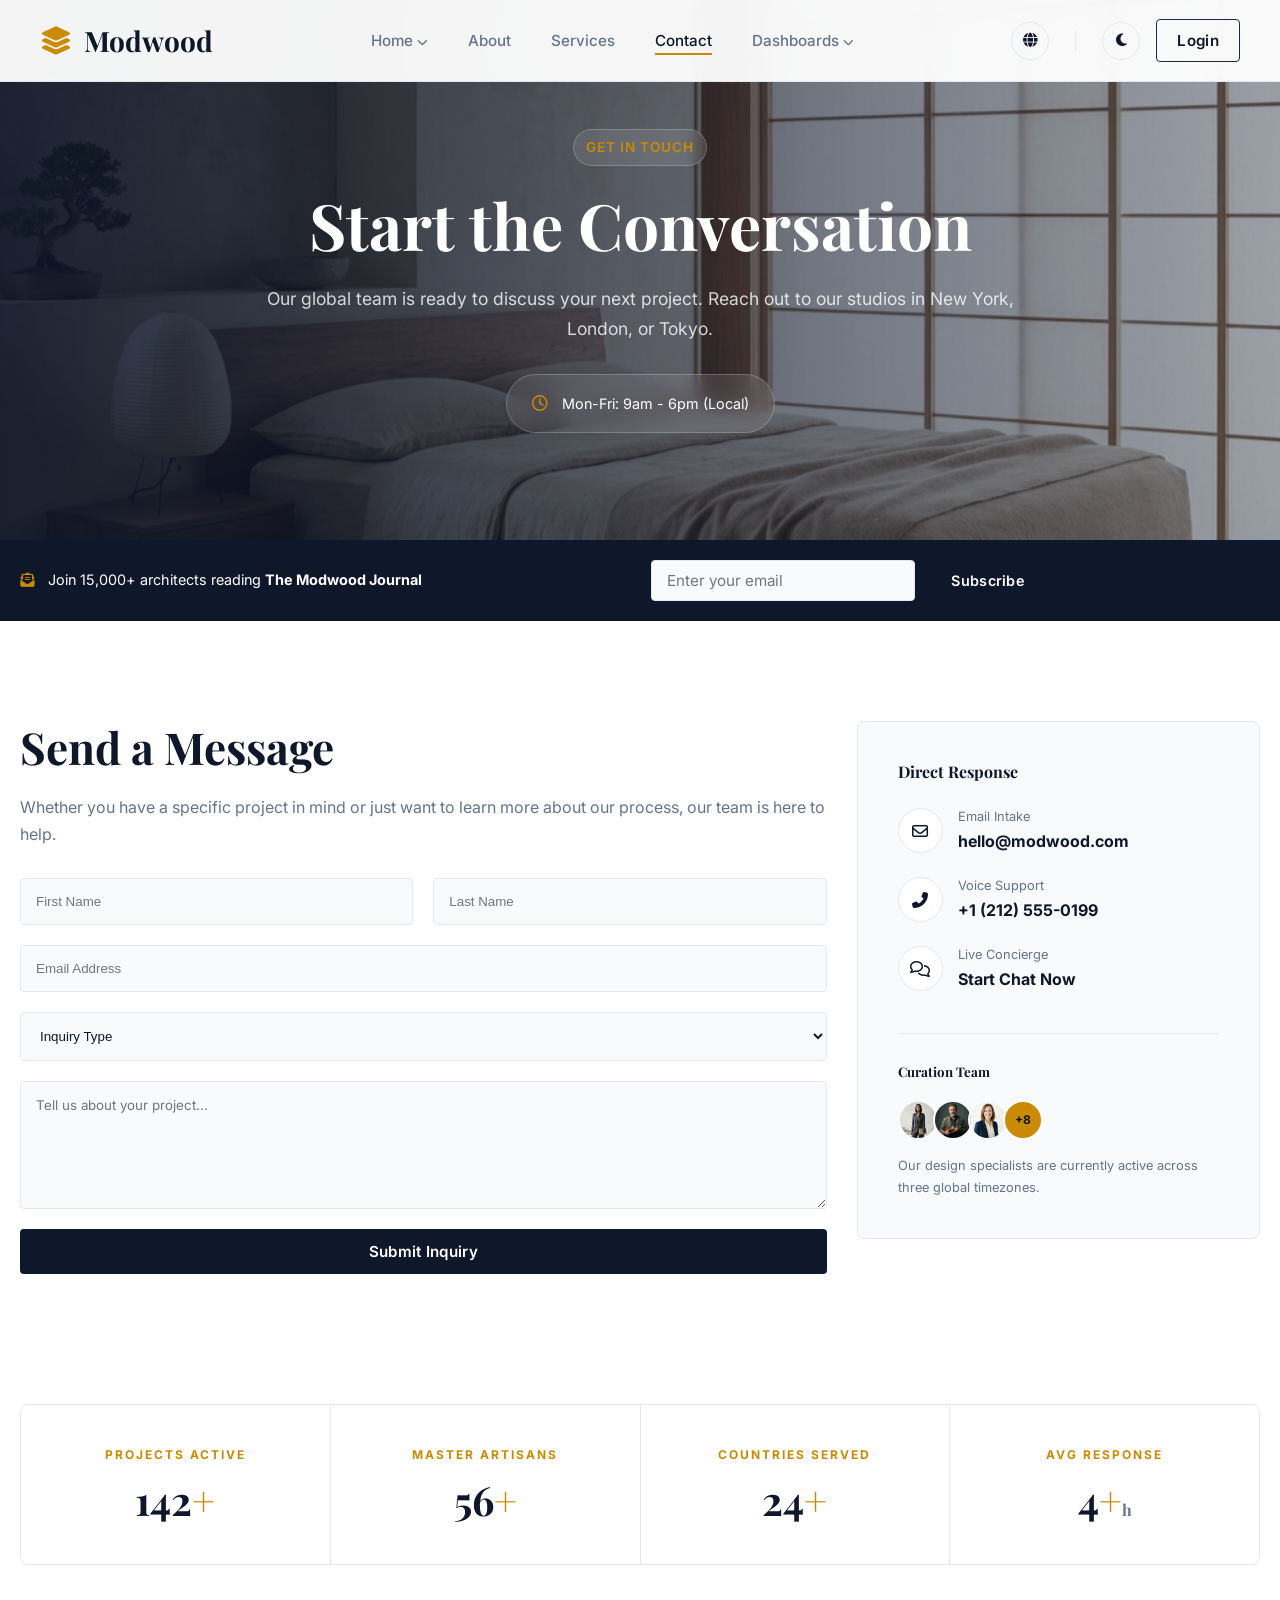
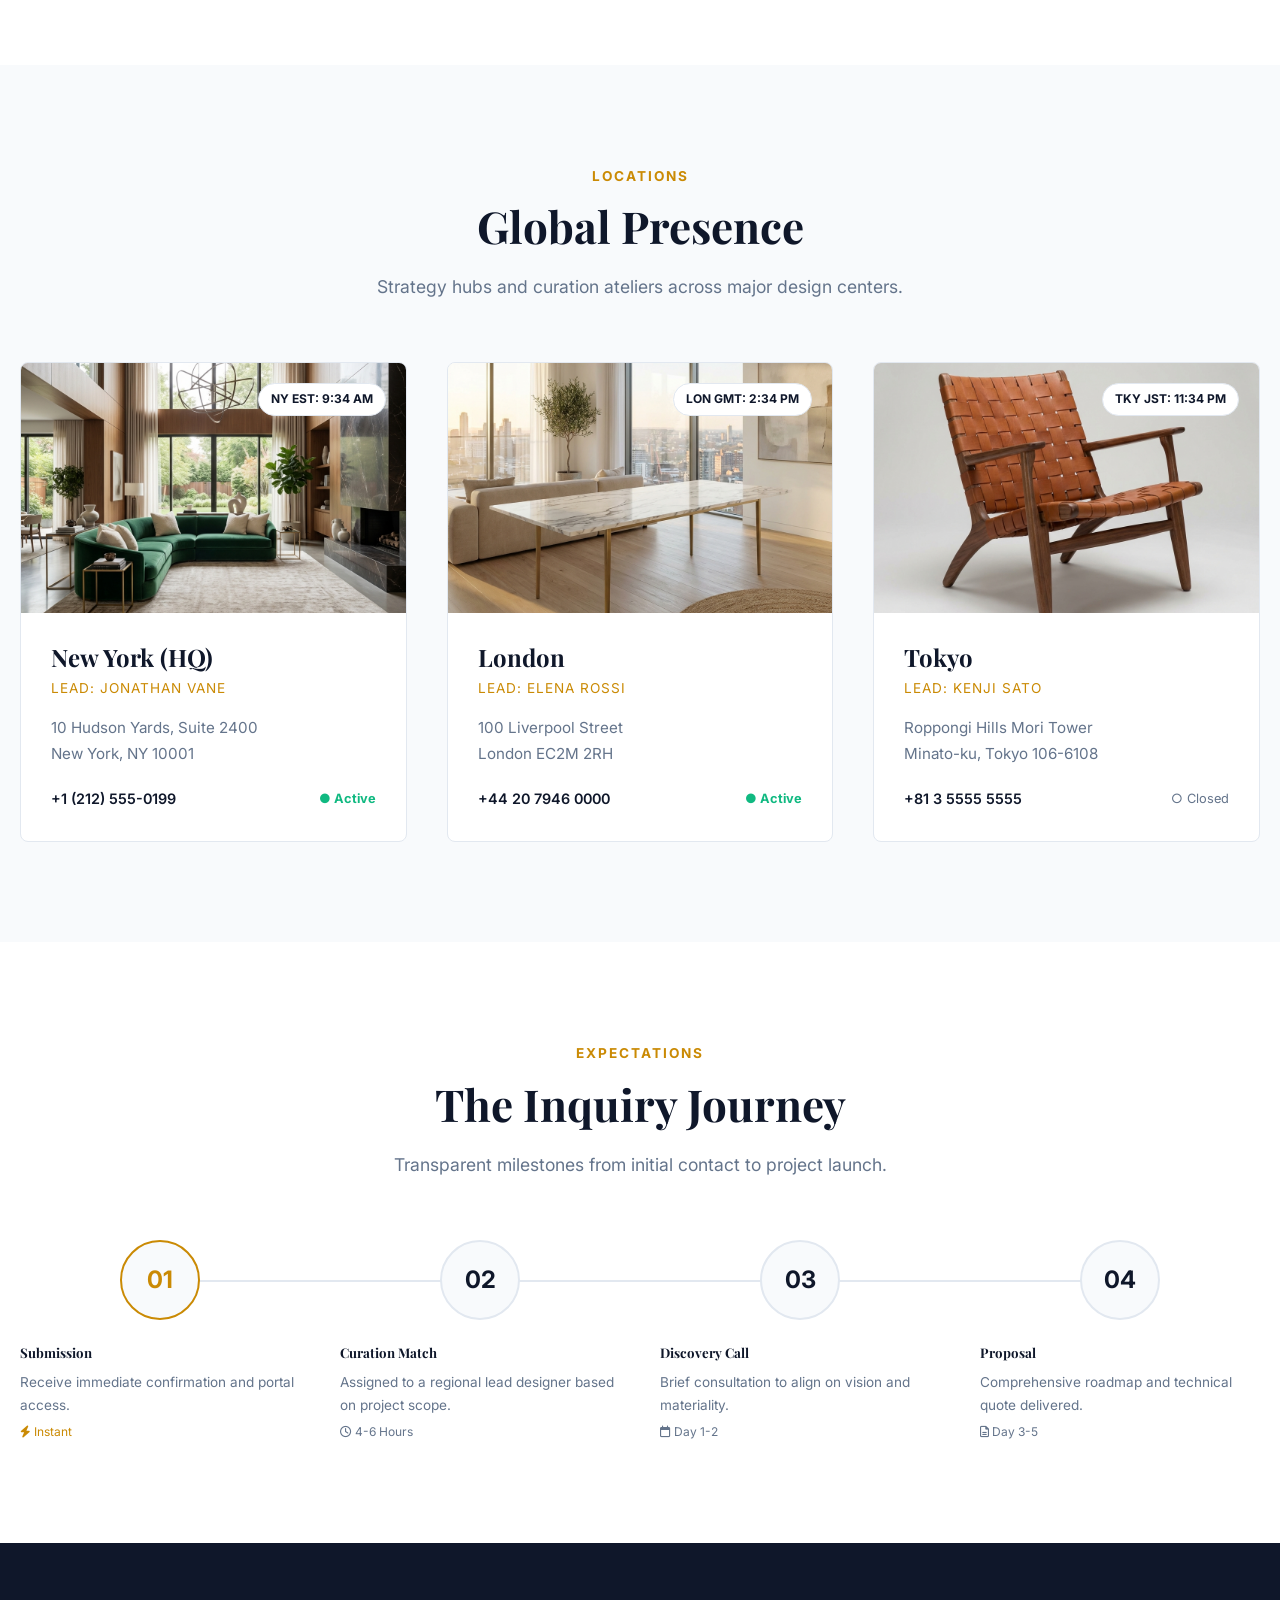
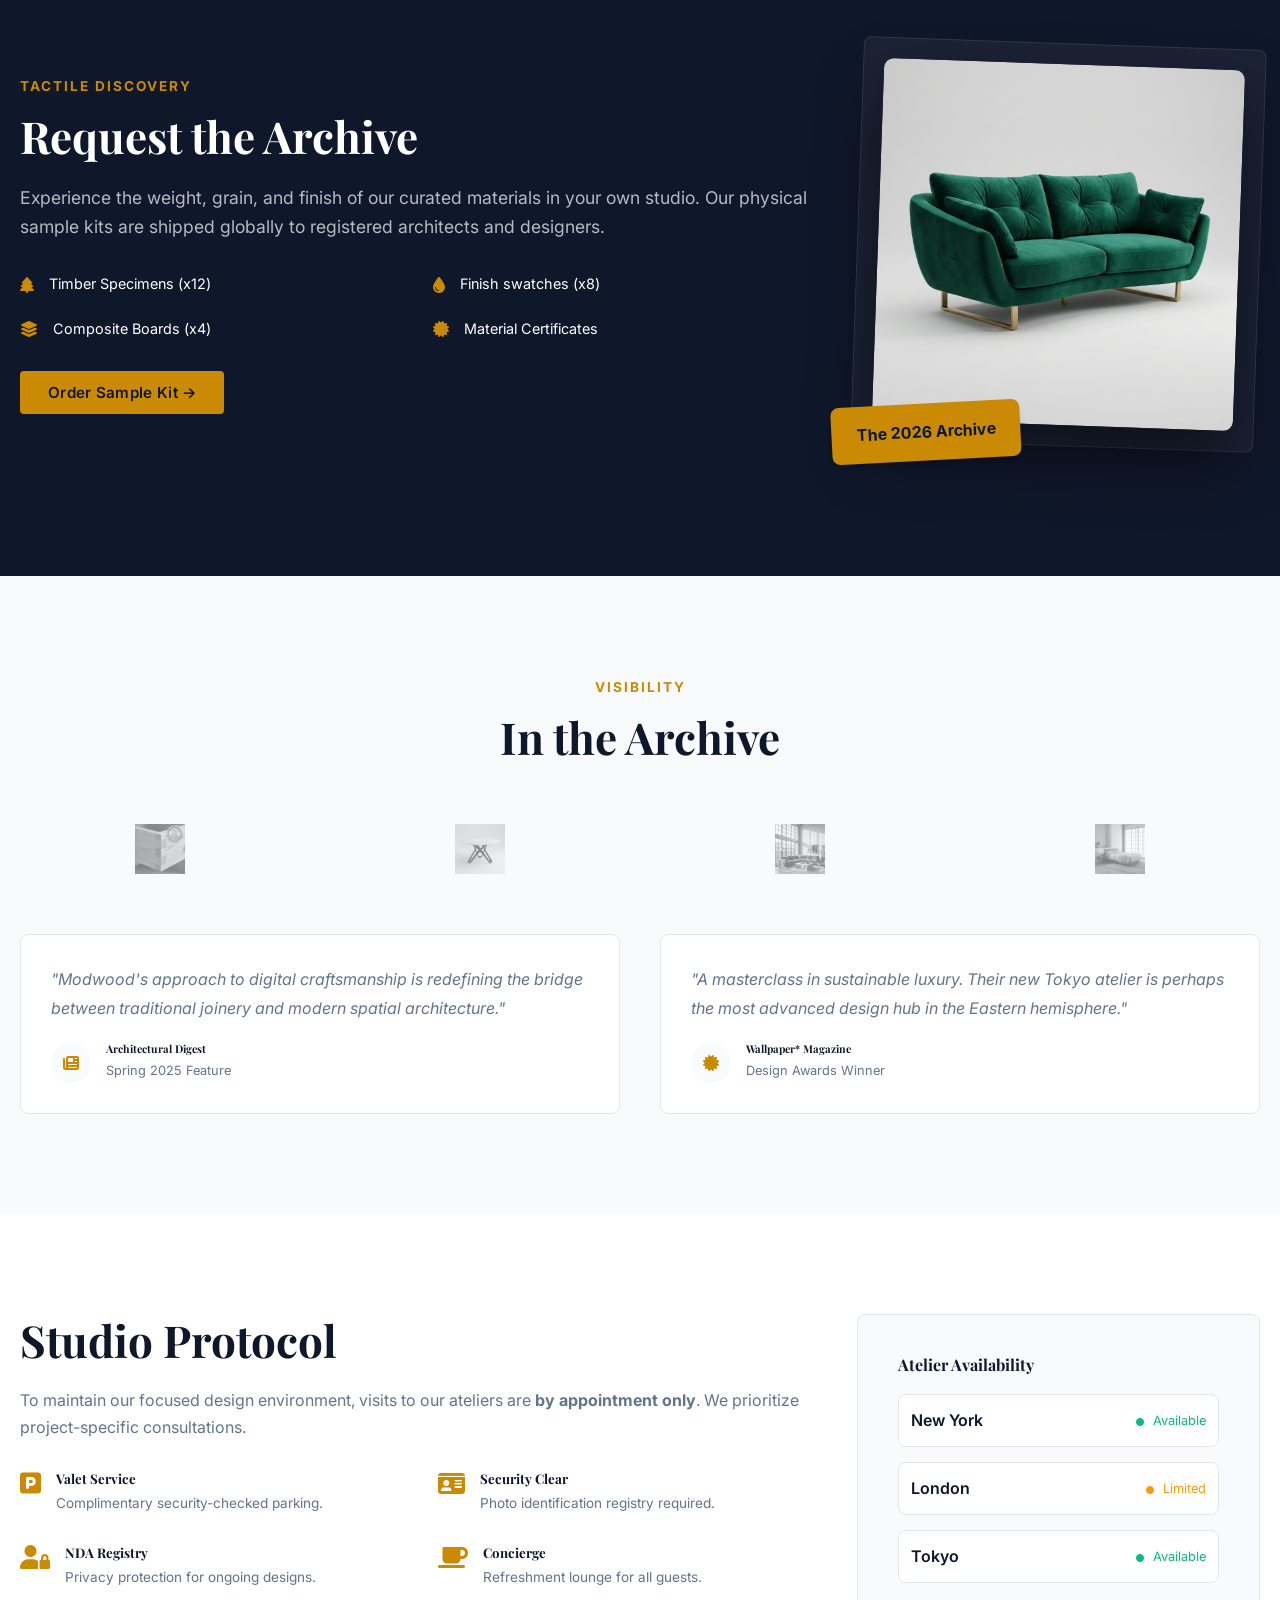
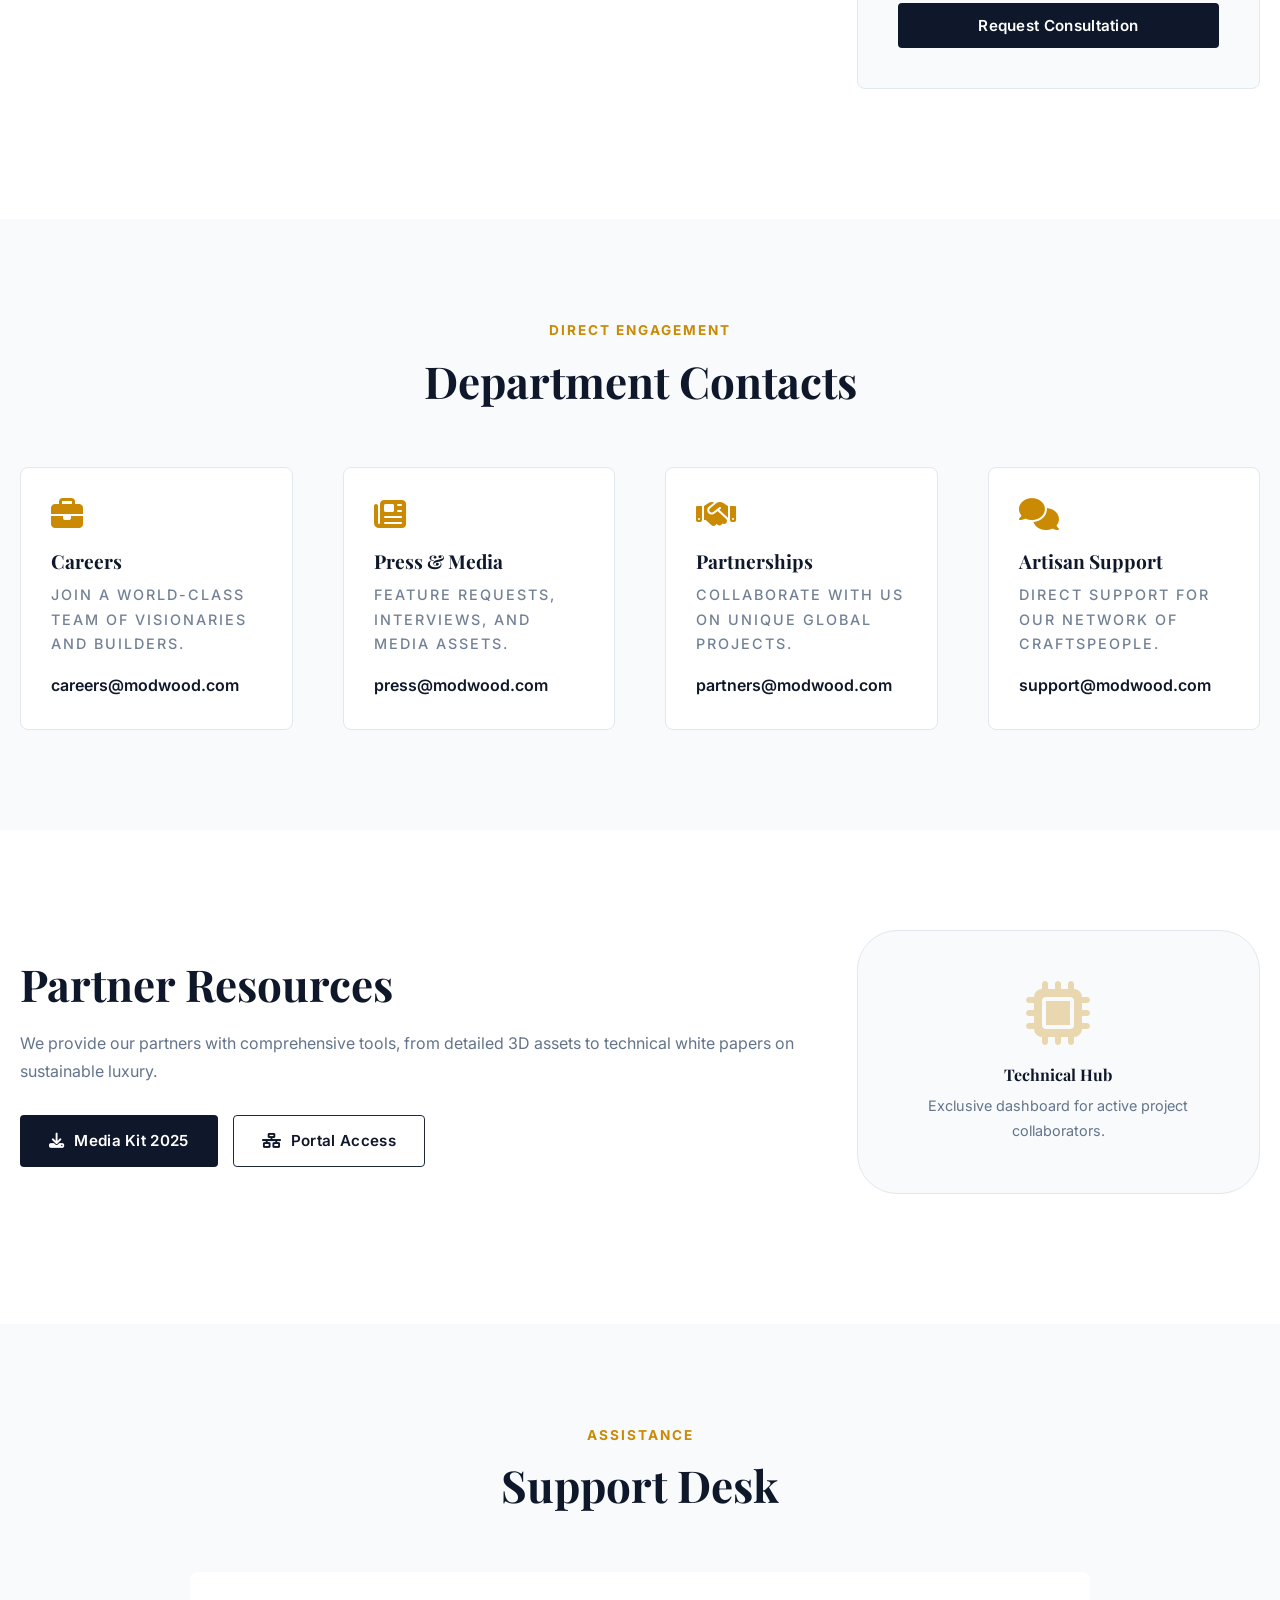
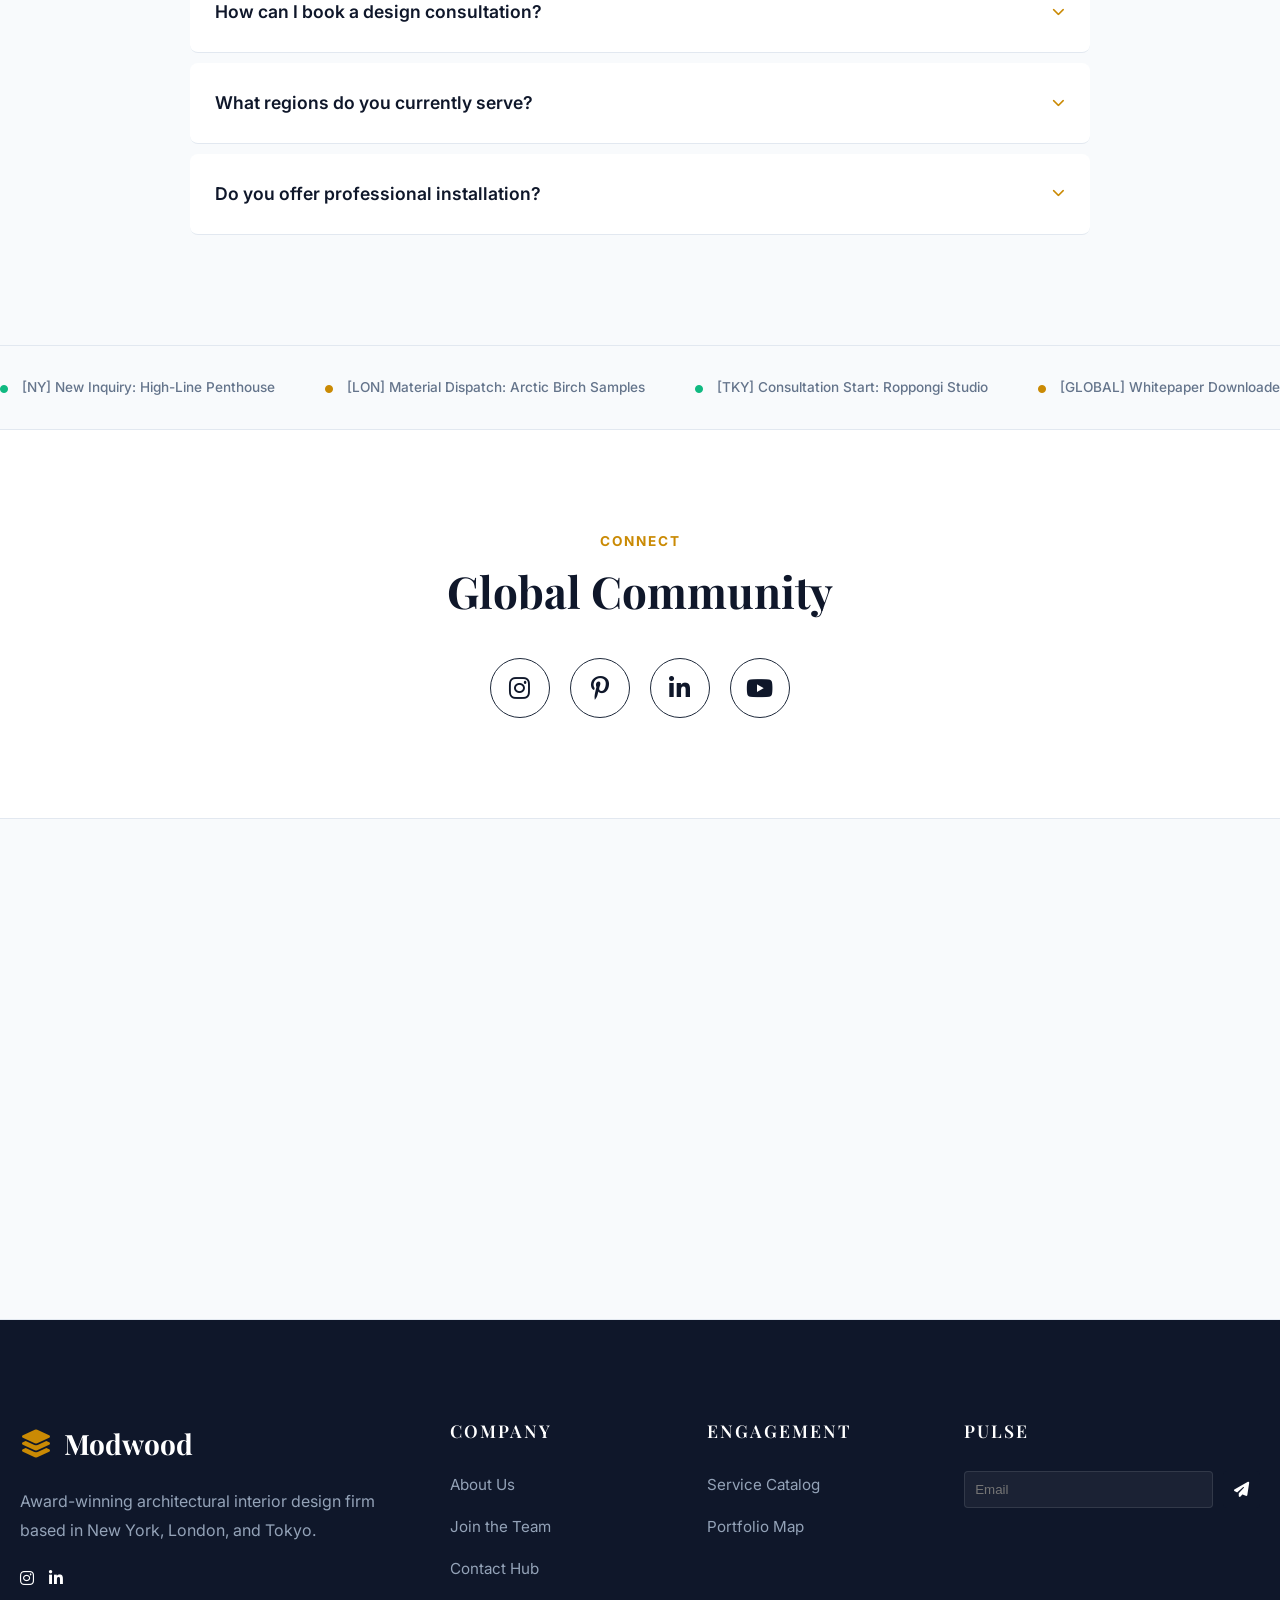
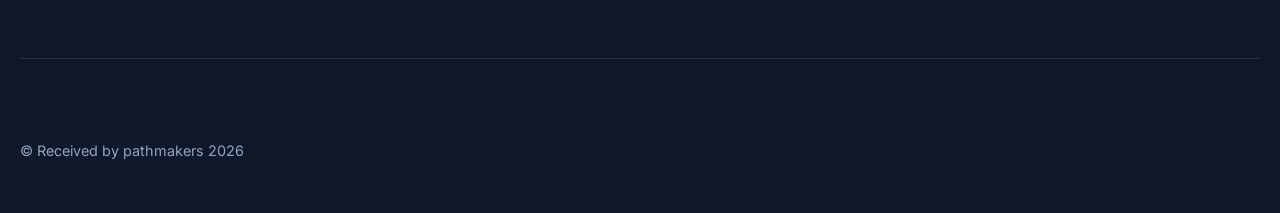
<file: contact.html>
<!DOCTYPE html>
<html lang="en">

<head>
    <meta charset="UTF-8">
    <meta name="viewport" content="width=device-width, initial-scale=1.0">
    <title>Contact Curator | Modwood</title>
    <link rel="icon" type="image/png" href="Assets/favicon.png">
    <link rel="stylesheet" href="style.css">
    <link rel="stylesheet" href="https://cdnjs.cloudflare.com/ajax/libs/font-awesome/6.4.0/css/all.min.css">
</head>

<body>

    <!-- Navbar -->
    <nav class="navbar">
        <div class="container">
            <a href="index.html" class="logo">
                <i class="fas fa-layer-group"></i> Modwood
            </a>

            <ul class="nav-links">
                <li style="position: relative;">
                    <a href="#" class="nav-link dropdown-toggle">Home <i class="fas fa-chevron-down"
                            style="font-size: 0.7em;"></i></a>
                    <ul class="dropdown-menu">
                        <li><a href="index.html">Home 1</a></li>
                        <li><a href="home2.html">Home 2</a></li>
                    </ul>
                </li>
                <li><a href="about.html" class="nav-link">About</a></li>
                <li><a href="services.html" class="nav-link">Services</a></li>
                <li><a href="contact.html" class="nav-link active">Contact</a></li>
                <li style="position: relative;">
                    <a href="#" class="nav-link dropdown-toggle">Dashboards <i class="fas fa-chevron-down"
                            style="font-size: 0.7em;"></i></a>
                    <ul class="dropdown-menu">
                        <li><a href="dashboard-user.html">User Panel</a></li>
                        <li><a href="dashboard-admin.html">Admin Panel</a></li>
                    </ul>
                </li>
                <li class="hide-desktop">
                    <a href="login.html" class="nav-link">Login</a>
                </li>
            </ul>

            <!-- Mobile Menu Toggle -->
            <button id="menu-toggle" class="toggle-btn hide-desktop">
                <i class="fas fa-bars"></i>
            </button>

            <div class="nav-actions">
                <button class="nav-toggle rtl-toggle" title="Toggle RTL/LTR">
                    <i class="fas fa-globe"></i>
                </button>
                <div class="nav-separator"></div>
                <button class="nav-toggle theme-toggle" title="Toggle Dark/Light Mode">
                    <i class="fas fa-moon"></i>
                </button>
                <a href="login.html" class="btn btn-outline" style="padding: 8px 20px;">Login</a>
            </div>
        </div>
    </nav>

    <!-- Header -->
    <header class="hero" style="min-height: 60vh;">
        <div class="hero-bg-parallax" style="background-image: url('Assets/hero2.jpg');"></div>
        <div class="hero-overlay"></div>
        <div class="container" style="position: relative; z-index: 2;">
            <div class="section-header reveal">
                <span class="hero-label">Get in Touch</span>
                <h1 class="hero-title">Start the Conversation</h1>
                <p class="section-desc" style="color: rgba(255,255,255,0.8);">Our global team is ready to discuss your
                    next project. Reach out to our studios in New York, London, or Tokyo.</p>
                <div style="display: flex; gap: 20px; justify-content: center; margin-top: 30px;">
                    <div
                        style="background: rgba(255,255,255,0.1); backdrop-filter: blur(10px); padding: 15px 25px; border-radius: 50px; border: 1px solid rgba(255,255,255,0.2);">
                        <i class="far fa-clock" style="color: var(--accent); margin-right: 10px;"></i>
                        <span style="color: white; font-size: 0.9rem;">Mon-Fri: 9am - 6pm (Local)</span>
                    </div>
                </div>
            </div>
        </div>
    </header>

    <!-- Newsletter Quick Join -->
    <div style="background: var(--primary); color: white; padding: 20px 0;">
        <div class="container"
            style="display: flex; justify-content: space-between; align-items: center; flex-wrap: wrap; gap: 20px;">
            <p style="font-size: 0.9rem; margin: 0;"><i class="fas fa-envelope-open-text"
                    style="color: var(--accent); margin-right: 10px;"></i> Join 15,000+ architects reading <strong>The
                    Modwood Journal</strong></p>
            <form class="newsletter-form" style="flex: 1; max-width: 400px; gap: 10px;">
                <input type="email" placeholder="Enter your email" class="input"
                    style="flex: 1; padding: 10px 15px; border-radius: var(--radius-sm);">
                <button type="submit" class="btn btn-primary"
                    style="padding: 10px 25px; font-size: 0.9rem; white-space: nowrap;">Subscribe</button>
            </form>
        </div>
    </div>

    <!-- Contact Form Section -->
    <section class="section">
        <div class="container">
            <div class="dashboard-split-2-1" style="align-items: start;">
                <!-- Form -->
                <div class="reveal">
                    <h2 class="section-title" style="text-align: left;">Send a Message</h2>
                    <p style="color: var(--text-muted); margin-bottom: 30px;">Whether you have a specific project in
                        mind or just want to learn more about our process, our team is here to help.</p>

                    <form style="display: grid; gap: 20px;">
                        <div style="display: grid; grid-template-columns: 1fr 1fr; gap: 20px;">
                            <input type="text" placeholder="First Name"
                                style="width: 100%; padding: 15px; border: 1px solid var(--border); border-radius: var(--radius-sm); background: var(--bg-alt); color: var(--text-main);">
                            <input type="text" placeholder="Last Name"
                                style="width: 100%; padding: 15px; border: 1px solid var(--border); border-radius: var(--radius-sm); background: var(--bg-alt); color: var(--text-main);">
                        </div>
                        <input type="email" placeholder="Email Address"
                            style="width: 100%; padding: 15px; border: 1px solid var(--border); border-radius: var(--radius-sm); background: var(--bg-alt); color: var(--text-main);">
                        <select
                            style="width: 100%; padding: 15px; border: 1px solid var(--border); border-radius: var(--radius-sm); background: var(--bg-alt); color: var(--text-main);">
                            <option>Inquiry Type</option>
                            <option>New Project</option>
                            <option>Press</option>
                            <option>Careers</option>
                            <option>Partnerships</option>
                        </select>
                        <textarea rows="6" placeholder="Tell us about your project..."
                            style="width: 100%; padding: 15px; border: 1px solid var(--border); border-radius: var(--radius-sm); background: var(--bg-alt); color: var(--text-main); font-family: inherit;"></textarea>
                        <button type="submit" class="btn btn-primary"
                            style="justify-content: center; width: 100%;">Submit
                            Inquiry</button>
                    </form>
                </div>

                <!-- Fast Contact -->
                <div class="reveal">
                    <div
                        style="background: var(--bg-alt); padding: 40px; border-radius: var(--radius); border: 1px solid var(--border);">
                        <h4 style="margin-bottom: 25px;">Direct Response</h4>
                        <div style="display: grid; gap: 20px;">
                            <a href="mailto:hello@modwood.com"
                                style="display: flex; align-items: center; gap: 15px; color: var(--text-main); text-decoration: none;">
                                <div
                                    style="width: 45px; height: 45px; background: var(--bg-main); border-radius: 50%; display: flex; align-items: center; justify-content: center; border: 1px solid var(--border);">
                                    <i class="far fa-envelope"></i>
                                </div>
                                <div>
                                    <span style="display: block; font-size: 0.8rem; color: var(--text-muted);">Email
                                        Intake</span>
                                    <strong>hello@modwood.com</strong>
                                </div>
                            </a>
                            <a href="tel:+12125550199"
                                style="display: flex; align-items: center; gap: 15px; color: var(--text-main); text-decoration: none;">
                                <div
                                    style="width: 45px; height: 45px; background: var(--bg-main); border-radius: 50%; display: flex; align-items: center; justify-content: center; border: 1px solid var(--border);">
                                    <i class="fas fa-phone-alt"></i>
                                </div>
                                <div>
                                    <span style="display: block; font-size: 0.8rem; color: var(--text-muted);">Voice
                                        Support</span>
                                    <strong>+1 (212) 555-0199</strong>
                                </div>
                            </a>
                            <div style="display: flex; align-items: center; gap: 15px; cursor: pointer;">
                                <div
                                    style="width: 45px; height: 45px; background: var(--bg-main); border-radius: 50%; display: flex; align-items: center; justify-content: center; border: 1px solid var(--border);">
                                    <i class="far fa-comments"></i>
                                </div>
                                <div>
                                    <span style="display: block; font-size: 0.8rem; color: var(--text-muted);">Live
                                        Concierge</span>
                                    <strong>Start Chat Now</strong>
                                </div>
                            </div>
                        </div>

                        <div style="margin-top: 40px; padding-top: 30px; border-top: 1px solid var(--border);">
                            <h5 style="margin-bottom: 20px;">Curation Team</h5>
                            <div style="display: flex; gap: -10px;">
                                <img src="Assets/leader-alexandra.png"
                                    style="width: 40px; height: 40px; border-radius: 50%; border: 2px solid var(--bg-alt); object-fit: cover;">
                                <img src="Assets/leader-julian.png"
                                    style="width: 40px; height: 40px; border-radius: 50%; border: 2px solid var(--bg-alt); object-fit: cover; margin-left: -5px;">
                                <img src="Assets/avatar.jpg"
                                    style="width: 40px; height: 40px; border-radius: 50%; border: 2px solid var(--bg-alt); object-fit: cover; margin-left: -5px;">
                                <div
                                    style="width: 40px; height: 40px; border-radius: 50%; background: var(--accent); color: var(--primary); display: flex; align-items: center; justify-content: center; font-size: 0.75rem; font-weight: 700; border: 2px solid var(--bg-alt); margin-left: -5px;">
                                    +8</div>
                            </div>
                            <p style="font-size: 0.8rem; color: var(--text-muted); margin-top: 15px;">Our design
                                specialists are currently active across three global timezones.</p>
                        </div>
                    </div>
                </div>
            </div>
        </div>
    </section>

    <!-- Global Metrics HUD -->
    <section class="section" style="padding-top: 0;">
        <div class="container">
            <div class="metrics-hud"
                style="display: grid; grid-template-columns: repeat(auto-fit, minmax(200px, 1fr)); gap: 1px; background: var(--border); border: 1px solid var(--border); border-radius: var(--radius); overflow: hidden;">
                <div style="background: var(--bg-main); padding: 40px; text-align: center;">
                    <span
                        style="display: block; font-size: 0.75rem; text-transform: uppercase; letter-spacing: 2px; color: var(--accent); font-weight: 700; margin-bottom: 10px;">Projects
                        Active</span>
                    <h3 style="font-size: 2.5rem; margin: 0;">142<span style="color: var(--accent);">+</span></h3>
                </div>
                <div style="background: var(--bg-main); padding: 40px; text-align: center;">
                    <span
                        style="display: block; font-size: 0.75rem; text-transform: uppercase; letter-spacing: 2px; color: var(--accent); font-weight: 700; margin-bottom: 10px;">Master
                        Artisans</span>
                    <h3 style="font-size: 2.5rem; margin: 0;">56<span style="color: var(--accent);">+</span></h3>
                </div>
                <div style="background: var(--bg-main); padding: 40px; text-align: center;">
                    <span
                        style="display: block; font-size: 0.75rem; text-transform: uppercase; letter-spacing: 2px; color: var(--accent); font-weight: 700; margin-bottom: 10px;">Countries
                        Served</span>
                    <h3 style="font-size: 2.5rem; margin: 0;">24<span style="color: var(--accent);">+</span></h3>
                </div>
                <div style="background: var(--bg-main); padding: 40px; text-align: center;">
                    <span
                        style="display: block; font-size: 0.75rem; text-transform: uppercase; letter-spacing: 2px; color: var(--accent); font-weight: 700; margin-bottom: 10px;">Avg
                        Response</span>
                    <h3 style="font-size: 2.5rem; margin: 0;">4<span style="color: var(--accent);">+</span><span
                            style="font-size: 1rem; color: var(--text-muted);">h</span></h3>
                </div>
            </div>
        </div>
    </section>

    <!-- Global Offices with Images and Curation Leads -->
    <section class="section section-alt">
        <div class="container">
            <div class="section-header reveal">
                <span class="section-eyebrow">Locations</span>
                <h2 class="section-title">Global Presence</h2>
                <p class="section-desc">Strategy hubs and curation ateliers across major design centers.</p>
            </div>
            <div class="curated-grid">
                <!-- NY -->
                <div class="reveal"
                    style="background: var(--bg-main); border-radius: var(--radius); overflow: hidden; border: 1px solid var(--border); transition: transform 0.3s ease;"
                    onmouseover="this.style.transform='translateY(-10px)'"
                    onmouseout="this.style.transform='translateY(0)'">
                    <div style="height: 250px; overflow: hidden; position: relative;">
                        <img src="Assets/product1_new.png" style="width: 100%; height: 100%; object-fit: cover;">
                        <div
                            style="position: absolute; top: 20px; right: 20px; background: var(--bg-main); padding: 5px 12px; border-radius: 20px; font-size: 0.75rem; font-weight: 700; border: 1px solid var(--border);">
                            NY EST: 9:34 AM
                        </div>
                    </div>
                    <div style="padding: 30px;">
                        <h4 style="font-size: 1.5rem; margin-bottom: 5px;">New York (HQ)</h4>
                        <p
                            style="color: var(--accent); font-size: 0.85rem; text-transform: uppercase; letter-spacing: 1px; margin-bottom: 15px;">
                            Lead: Jonathan Vane</p>
                        <p style="color: var(--text-muted); margin-bottom: 20px; font-size: 0.95rem;">
                            10 Hudson Yards, Suite 2400<br>
                            New York, NY 10001
                        </p>
                        <div style="display: flex; justify-content: space-between; align-items: center;">
                            <a href="#" style="color: var(--text-main); font-weight: 600; font-size: 0.9rem;">+1 (212)
                                555-0199</a>
                            <span style="font-size: 0.8rem; color: var(--success); font-weight: 700;">● Active</span>
                        </div>
                    </div>
                </div>
                <!-- London -->
                <div class="reveal"
                    style="background: var(--bg-main); border-radius: var(--radius); overflow: hidden; border: 1px solid var(--border); transition: transform 0.3s ease;"
                    onmouseover="this.style.transform='translateY(-10px)'"
                    onmouseout="this.style.transform='translateY(0)'">
                    <div style="height: 250px; overflow: hidden; position: relative;">
                        <img src="Assets/product4.jpg" style="width: 100%; height: 100%; object-fit: cover;">
                        <div
                            style="position: absolute; top: 20px; right: 20px; background: var(--bg-main); padding: 5px 12px; border-radius: 20px; font-size: 0.75rem; font-weight: 700; border: 1px solid var(--border);">
                            LON GMT: 2:34 PM
                        </div>
                    </div>
                    <div style="padding: 30px;">
                        <h4 style="font-size: 1.5rem; margin-bottom: 5px;">London</h4>
                        <p
                            style="color: var(--accent); font-size: 0.85rem; text-transform: uppercase; letter-spacing: 1px; margin-bottom: 15px;">
                            Lead: Elena Rossi</p>
                        <p style="color: var(--text-muted); margin-bottom: 20px; font-size: 0.95rem;">
                            100 Liverpool Street<br>
                            London EC2M 2RH
                        </p>
                        <div style="display: flex; justify-content: space-between; align-items: center;">
                            <a href="#" style="color: var(--text-main); font-weight: 600; font-size: 0.9rem;">+44 20
                                7946 0000</a>
                            <span style="font-size: 0.8rem; color: var(--success); font-weight: 700;">● Active</span>
                        </div>
                    </div>
                </div>
                <!-- Tokyo -->
                <div class="reveal"
                    style="background: var(--bg-main); border-radius: var(--radius); overflow: hidden; border: 1px solid var(--border); transition: transform 0.3s ease;"
                    onmouseover="this.style.transform='translateY(-10px)'"
                    onmouseout="this.style.transform='translateY(0)'">
                    <div style="height: 250px; overflow: hidden; position: relative;">
                        <img src="Assets/product2.jpg" style="width: 100%; height: 100%; object-fit: cover;">
                        <div
                            style="position: absolute; top: 20px; right: 20px; background: var(--bg-main); padding: 5px 12px; border-radius: 20px; font-size: 0.75rem; font-weight: 700; border: 1px solid var(--border);">
                            TKY JST: 11:34 PM
                        </div>
                    </div>
                    <div style="padding: 30px;">
                        <h4 style="font-size: 1.5rem; margin-bottom: 5px;">Tokyo</h4>
                        <p
                            style="color: var(--accent); font-size: 0.85rem; text-transform: uppercase; letter-spacing: 1px; margin-bottom: 15px;">
                            Lead: Kenji Sato</p>
                        <p style="color: var(--text-muted); margin-bottom: 20px; font-size: 0.95rem;">
                            Roppongi Hills Mori Tower<br>
                            Minato-ku, Tokyo 106-6108
                        </p>
                        <div style="display: flex; justify-content: space-between; align-items: center;">
                            <a href="#" style="color: var(--text-main); font-weight: 600; font-size: 0.9rem;">+81 3 5555
                                5555</a>
                            <span style="font-size: 0.8rem; color: var(--text-muted);">○ Closed</span>
                        </div>
                    </div>
                </div>
            </div>
        </div>
    </section>

    <!-- Inquiry Timeline / Roadmap -->
    <section class="section">
        <div class="container">
            <div class="section-header reveal">
                <span class="section-eyebrow">Expectations</span>
                <h2 class="section-title">The Inquiry Journey</h2>
                <p class="section-desc">Transparent milestones from initial contact to project launch.</p>
            </div>
            <div class="journey-grid"
                style="display: grid; grid-template-columns: repeat(auto-fit, minmax(220px, 1fr)); gap: 40px; position: relative; margin-top: 60px;">
                <!-- Connector Line -->
                <div class="hide-mobile"
                    style="position: absolute; top: 40px; left: 10%; right: 10%; height: 2px; background: var(--border); z-index: 1;">
                </div>

                <div class="reveal text-center" style="position: relative; z-index: 2;">
                    <div
                        style="width: 80px; height: 80px; background: var(--bg-alt); border: 2px solid var(--accent); border-radius: 50%; display: flex; align-items: center; justify-content: center; margin: 0 auto 25px; font-size: 1.5rem; font-weight: 700; color: var(--accent);">
                        01</div>
                    <h5 style="margin-bottom: 10px;">Submission</h5>
                    <p style="font-size: 0.85rem; color: var(--text-muted);">Receive immediate confirmation and portal
                        access.</p>
                    <p style="font-size: 0.75rem; color: var(--accent); margin-top: 5px;"><i class="fas fa-bolt"></i>
                        Instant</p>
                </div>
                <div class="reveal text-center" style="position: relative; z-index: 2;">
                    <div
                        style="width: 80px; height: 80px; background: var(--bg-alt); border: 2px solid var(--border); border-radius: 50%; display: flex; align-items: center; justify-content: center; margin: 0 auto 25px; font-size: 1.5rem; font-weight: 700; color: var(--text-main);">
                        02</div>
                    <h5 style="margin-bottom: 10px;">Curation Match</h5>
                    <p style="font-size: 0.85rem; color: var(--text-muted);">Assigned to a regional lead designer based
                        on project scope.</p>
                    <p style="font-size: 0.75rem; color: var(--text-muted); margin-top: 5px;"><i
                            class="far fa-clock"></i> 4-6 Hours</p>
                </div>
                <div class="reveal text-center" style="position: relative; z-index: 2;">
                    <div
                        style="width: 80px; height: 80px; background: var(--bg-alt); border: 2px solid var(--border); border-radius: 50%; display: flex; align-items: center; justify-content: center; margin: 0 auto 25px; font-size: 1.5rem; font-weight: 700; color: var(--text-main);">
                        03</div>
                    <h5 style="margin-bottom: 10px;">Discovery Call</h5>
                    <p style="font-size: 0.85rem; color: var(--text-muted);">Brief consultation to align on vision and
                        materiality.</p>
                    <p style="font-size: 0.75rem; color: var(--text-muted); margin-top: 5px;"><i
                            class="far fa-calendar"></i> Day 1-2</p>
                </div>
                <div class="reveal text-center" style="position: relative; z-index: 2;">
                    <div
                        style="width: 80px; height: 80px; background: var(--bg-alt); border: 2px solid var(--border); border-radius: 50%; display: flex; align-items: center; justify-content: center; margin: 0 auto 25px; font-size: 1.5rem; font-weight: 700; color: var(--text-main);">
                        04</div>
                    <h5 style="margin-bottom: 10px;">Proposal</h5>
                    <p style="font-size: 0.85rem; color: var(--text-muted);">Comprehensive roadmap and technical quote
                        delivered.</p>
                    <p style="font-size: 0.75rem; color: var(--text-muted); margin-top: 5px;"><i
                            class="far fa-file-alt"></i> Day 3-5</p>
                </div>
            </div>
        </div>
    </section>

    <!-- Material Sample Archive -->
    <section class="section" style="background: var(--primary); color: white;">
        <div class="container">
            <div class="dashboard-split-2-1" style="align-items: center;">
                <div class="reveal">
                    <span class="section-eyebrow" style="color: var(--accent);">Tactile Discovery</span>
                    <h2 class="section-title" style="color: white;">Request the Archive</h2>
                    <p style="color: rgba(255,255,255,0.7); margin-bottom: 30px; font-size: 1.1rem;">
                        Experience the weight, grain, and finish of our curated materials in your own studio. Our
                        physical sample kits are shipped globally to registered architects and designers.
                    </p>
                    <div style="display: grid; grid-template-columns: 1fr 1fr; gap: 20px; margin-bottom: 30px;">
                        <div style="display: flex; gap: 15px; align-items: center;">
                            <i class="fas fa-tree" style="color: var(--accent);"></i>
                            <span style="font-size: 0.9rem;">Timber Specimens (x12)</span>
                        </div>
                        <div style="display: flex; gap: 15px; align-items: center;">
                            <i class="fas fa-tint" style="color: var(--accent);"></i>
                            <span style="font-size: 0.9rem;">Finish swatches (x8)</span>
                        </div>
                        <div style="display: flex; gap: 15px; align-items: center;">
                            <i class="fas fa-layer-group" style="color: var(--accent);"></i>
                            <span style="font-size: 0.9rem;">Composite Boards (x4)</span>
                        </div>
                        <div style="display: flex; gap: 15px; align-items: center;">
                            <i class="fas fa-certificate" style="color: var(--accent);"></i>
                            <span style="font-size: 0.9rem;">Material Certificates</span>
                        </div>
                    </div>
                    <button class="btn btn-primary"
                        style="background: var(--accent); color: var(--primary); border: none;">Order Sample Kit
                        &rarr;</button>
                </div>
                <div class="reveal">
                    <div
                        style="position: relative; padding: 20px; background: rgba(255,255,255,0.05); border: 1px solid rgba(255,255,255,0.1); border-radius: var(--radius); transform: rotate(2deg);">
                        <img src="Assets/product1.jpg"
                            style="width: 100%; border-radius: 10px; box-shadow: 0 30px 60px rgba(0,0,0,0.5);">
                        <div
                            style="position: absolute; bottom: -20px; left: -20px; background: var(--accent); color: var(--primary); padding: 15px 25px; border-radius: 8px; font-weight: 700; transform: rotate(-5deg); box-shadow: var(--shadow);">
                            The 2026 Archive
                        </div>
                    </div>
                </div>
            </div>
        </div>
    </section>

    <!-- Recent Media Features -->
    <section class="section section-alt">
        <div class="container">
            <div class="section-header reveal">
                <span class="section-eyebrow">Visibility</span>
                <h2 class="section-title">In the Archive</h2>
            </div>
            <div class="media-logos"
                style="display: grid; grid-template-columns: repeat(auto-fit, minmax(120px, 1fr)); gap: 40px; align-items: center; opacity: 0.5;">
                <img src="Assets/warranty.jpg"
                    style="height: 50px; width: 100%; object-fit: contain; filter: grayscale(100%) invert(var(--dark-mode-invert, 0));"
                    alt="Media Logo">
                <img src="Assets/product3.jpg"
                    style="height: 50px; width: 100%; object-fit: contain; filter: grayscale(100%) invert(var(--dark-mode-invert, 0));"
                    alt="Media Logo">
                <img src="Assets/hero1.jpg"
                    style="height: 50px; width: 100%; object-fit: contain; filter: grayscale(100%) invert(var(--dark-mode-invert, 0));"
                    alt="Media Logo">
                <img src="Assets/hero2.jpg"
                    style="height: 50px; width: 100%; object-fit: contain; filter: grayscale(100%) invert(var(--dark-mode-invert, 0));"
                    alt="Media Logo">
            </div>
            <div class="curated-grid" style="margin-top: 60px;">
                <div class="reveal"
                    style="padding: 30px; border: 1px solid var(--border); border-radius: var(--radius); background: var(--bg-main);">
                    <p style="font-style: italic; color: var(--text-muted); margin-bottom: 20px; line-height: 1.8;">
                        "Modwood's approach to digital craftsmanship is redefining the bridge between traditional
                        joinery and modern spatial architecture."</p>
                    <div style="display: flex; align-items: center; gap: 15px;">
                        <div
                            style="width: 40px; height: 40px; background: var(--bg-alt); border-radius: 50%; display: flex; align-items: center; justify-content: center; color: var(--accent);">
                            <i class="fas fa-newspaper"></i>
                        </div>
                        <div>
                            <h6 style="margin: 0;">Architectural Digest</h6>
                            <span style="font-size: 0.8rem; color: var(--text-muted);">Spring 2025 Feature</span>
                        </div>
                    </div>
                </div>
                <div class="reveal"
                    style="padding: 30px; border: 1px solid var(--border); border-radius: var(--radius); background: var(--bg-main);">
                    <p style="font-style: italic; color: var(--text-muted); margin-bottom: 20px; line-height: 1.8;">"A
                        masterclass in sustainable luxury. Their new Tokyo atelier is perhaps the most advanced design
                        hub in the Eastern hemisphere."</p>
                    <div style="display: flex; align-items: center; gap: 15px;">
                        <div
                            style="width: 40px; height: 40px; background: var(--bg-alt); border-radius: 50%; display: flex; align-items: center; justify-content: center; color: var(--accent);">
                            <i class="fas fa-certificate"></i>
                        </div>
                        <div>
                            <h6 style="margin: 0;">Wallpaper* Magazine</h6>
                            <span style="font-size: 0.8rem; color: var(--text-muted);">Design Awards Winner</span>
                        </div>
                    </div>
                </div>
            </div>
        </div>
    </section>



    <!-- Visit Protocol -->
    <section class="section">
        <div class="container">
            <div class="dashboard-split-2-1" style="align-items: flex-start;">
                <div class="reveal">
                    <h2 class="section-title">Studio Protocol</h2>
                    <p style="color: var(--text-muted); margin-bottom: 30px;">
                        To maintain our focused design environment, visits to our ateliers are <strong>by appointment
                            only</strong>. We prioritize project-specific consultations.
                    </p>
                    <div style="display: grid; grid-template-columns: 1fr 1fr; gap: 30px;">
                        <div style="display: flex; gap: 15px;">
                            <i class="fas fa-parking" style="color: var(--accent); font-size: 1.5rem;"></i>
                            <div>
                                <h5 style="margin-bottom: 5px;">Valet Service</h5>
                                <p style="font-size: 0.85rem; color: var(--text-muted);">Complimentary security-checked
                                    parking.</p>
                            </div>
                        </div>
                        <div style="display: flex; gap: 15px;">
                            <i class="fas fa-id-card" style="color: var(--accent); font-size: 1.5rem;"></i>
                            <div>
                                <h5 style="margin-bottom: 5px;">Security Clear</h5>
                                <p style="font-size: 0.85rem; color: var(--text-muted);">Photo identification registry
                                    required.</p>
                            </div>
                        </div>
                        <div style="display: flex; gap: 15px;">
                            <i class="fas fa-user-lock" style="color: var(--accent); font-size: 1.5rem;"></i>
                            <div>
                                <h5 style="margin-bottom: 5px;">NDA Registry</h5>
                                <p style="font-size: 0.85rem; color: var(--text-muted);">Privacy protection for ongoing
                                    designs.</p>
                            </div>
                        </div>
                        <div style="display: flex; gap: 15px;">
                            <i class="fas fa-coffee" style="color: var(--accent); font-size: 1.5rem;"></i>
                            <div>
                                <h5 style="margin-bottom: 5px;">Concierge</h5>
                                <p style="font-size: 0.85rem; color: var(--text-muted);">Refreshment lounge for all
                                    guests.</p>
                            </div>
                        </div>
                    </div>
                </div>
                <div class="reveal">
                    <div
                        style="background: var(--bg-alt); padding: 40px; border-radius: var(--radius); border: 1px solid var(--border);">
                        <h4 style="margin-bottom: 20px;">Atelier Availability</h4>
                        <div style="display: grid; gap: 15px; margin-bottom: 20px;">
                            <div
                                style="display: flex; justify-content: space-between; align-items: center; padding: 12px; background: var(--bg-main); border-radius: 8px; border: 1px solid var(--border);">
                                <span style="font-weight: 600;">New York</span>
                                <span style="color: var(--success); font-size: 0.8rem;"><i class="fas fa-circle"
                                        style="font-size: 0.5rem; margin-right: 5px;"></i> Available</span>
                            </div>
                            <div
                                style="display: flex; justify-content: space-between; align-items: center; padding: 12px; background: var(--bg-main); border-radius: 8px; border: 1px solid var(--border);">
                                <span style="font-weight: 600;">London</span>
                                <span style="color: var(--warning); font-size: 0.8rem;"><i class="fas fa-circle"
                                        style="font-size: 0.5rem; margin-right: 5px;"></i> Limited</span>
                            </div>
                            <div
                                style="display: flex; justify-content: space-between; align-items: center; padding: 12px; background: var(--bg-main); border-radius: 8px; border: 1px solid var(--border);">
                                <span style="font-weight: 600;">Tokyo</span>
                                <span style="color: var(--success); font-size: 0.8rem;"><i class="fas fa-circle"
                                        style="font-size: 0.5rem; margin-right: 5px;"></i> Available</span>
                            </div>
                        </div>
                        <button class="btn btn-primary" style="width: 100%; justify-content: center;">Request
                            Consultation</button>
                    </div>
                </div>
            </div>
        </div>
    </section>

    <!-- Department Contacts -->
    <section class="section section-alt">
        <div class="container">
            <div class="section-header reveal">
                <span class="section-eyebrow">Direct Engagement</span>
                <h2 class="section-title">Department Contacts</h2>
            </div>
            <div class="stats-grid">
                <div class="stat-item reveal"
                    style="text-align: left; padding: 30px; border: 1px solid var(--border); border-radius: var(--radius); background: var(--bg-main);">
                    <i class="fas fa-briefcase" style="font-size: 2rem; color: var(--accent); margin-bottom: 20px;"></i>
                    <h4 style="font-size: 1.2rem; margin-bottom: 10px;">Careers</h4>
                    <p style="color: var(--text-muted); font-size: 0.9rem; margin-bottom: 15px;">Join a world-class team
                        of visionaries and builders.</p>
                    <a href="mailto:careers@modwood.com" style="font-weight: 600;">careers@modwood.com</a>
                </div>
                <div class="stat-item reveal"
                    style="text-align: left; padding: 30px; border: 1px solid var(--border); border-radius: var(--radius); background: var(--bg-main);">
                    <i class="fas fa-newspaper" style="font-size: 2rem; color: var(--accent); margin-bottom: 20px;"></i>
                    <h4 style="font-size: 1.2rem; margin-bottom: 10px;">Press & Media</h4>
                    <p style="color: var(--text-muted); font-size: 0.9rem; margin-bottom: 15px;">Feature requests,
                        interviews, and media assets.</p>
                    <a href="mailto:press@modwood.com" style="font-weight: 600;">press@modwood.com</a>
                </div>
                <div class="stat-item reveal"
                    style="text-align: left; padding: 30px; border: 1px solid var(--border); border-radius: var(--radius); background: var(--bg-main);">
                    <i class="fas fa-handshake" style="font-size: 2rem; color: var(--accent); margin-bottom: 20px;"></i>
                    <h4 style="font-size: 1.2rem; margin-bottom: 10px;">Partnerships</h4>
                    <p style="color: var(--text-muted); font-size: 0.9rem; margin-bottom: 15px;">Collaborate with us on
                        unique global projects.</p>
                    <a href="mailto:partners@modwood.com" style="font-weight: 600;">partners@modwood.com</a>
                </div>
                <div class="stat-item reveal"
                    style="text-align: left; padding: 30px; border: 1px solid var(--border); border-radius: var(--radius); background: var(--bg-main);">
                    <i class="fas fa-comments" style="font-size: 2rem; color: var(--accent); margin-bottom: 20px;"></i>
                    <h4 style="font-size: 1.2rem; margin-bottom: 10px;">Artisan Support</h4>
                    <p style="color: var(--text-muted); font-size: 0.9rem; margin-bottom: 15px;">Direct support for our
                        network of craftspeople.</p>
                    <a href="mailto:support@modwood.com" style="font-weight: 600;">support@modwood.com</a>
                </div>
            </div>
        </div>
    </section>

    <!-- Partner Resources -->
    <section class="section">
        <div class="container">
            <div class="dashboard-split-2-1" style="align-items: center;">
                <div class="reveal">
                    <h2 class="section-title">Partner Resources</h2>
                    <p style="color: var(--text-muted); margin-bottom: 30px;">
                        We provide our partners with comprehensive tools, from detailed 3D assets to technical white
                        papers on sustainable luxury.
                    </p>
                    <div style="display: flex; gap: 15px; flex-wrap: wrap;">
                        <a href="#" class="btn btn-primary"><i class="fas fa-download" style="margin-right: 10px;"></i>
                            Media Kit 2025</a>
                        <a href="#" class="btn btn-outline"><i class="fas fa-network-wired"
                                style="margin-right: 10px;"></i> Portal Access</a>
                    </div>
                </div>
                <div class="reveal">
                    <div
                        style="background: var(--bg-alt); padding: 50px; border-radius: 40px; border: 1px solid var(--border); text-align: center;">
                        <i class="fas fa-microchip"
                            style="font-size: 4rem; color: var(--accent); margin-bottom: 20px; opacity: 0.3;"></i>
                        <h4 style="margin-bottom: 10px;">Technical Hub</h4>
                        <p style="color: var(--text-muted); font-size: 0.9rem;">Exclusive dashboard for active project
                            collaborators.</p>
                    </div>
                </div>
            </div>
        </div>
    </section>

    <!-- FAQ Section -->
    <section class="section section-alt">
        <div class="container">
            <div class="section-header reveal">
                <span class="section-eyebrow">Assistance</span>
                <h2 class="section-title">Support Desk</h2>
            </div>
            <div style="max-width: 900px; margin: 0 auto;">
                <details class="reveal"
                    style="padding: 25px; border-bottom: 1px solid var(--border); cursor: pointer; background: var(--bg-main); margin-bottom: 10px; border-radius: 8px;">
                    <summary
                        style="font-size: 1.1rem; font-weight: 600; list-style: none; display: flex; justify-content: space-between; align-items: center;">
                        How can I book a design consultation?
                        <i class="fas fa-chevron-down" style="font-size: 0.8rem; color: var(--accent);"></i>
                    </summary>
                    <p style="margin-top: 20px; color: var(--text-muted); line-height: 1.8;">
                        Consultations can be booked directly through our platform after completing the initial project
                        inquiry form. Our design concierge will reach out within 24 hours to schedule a session.
                    </p>
                </details>
                <details class="reveal"
                    style="padding: 25px; border-bottom: 1px solid var(--border); cursor: pointer; background: var(--bg-main); margin-bottom: 10px; border-radius: 8px;">
                    <summary
                        style="font-size: 1.1rem; font-weight: 600; list-style: none; display: flex; justify-content: space-between; align-items: center;">
                        What regions do you currently serve?
                        <i class="fas fa-chevron-down" style="font-size: 0.8rem; color: var(--accent);"></i>
                    </summary>
                    <p style="margin-top: 20px; color: var(--text-muted); line-height: 1.8;">
                        While our primary studios are in NY, London, and Tokyo, we provide architectural and interior
                        services globally, with active projects across Europe, Asia, and the Americas.
                    </p>
                </details>
                <details class="reveal"
                    style="padding: 25px; border-bottom: 1px solid var(--border); cursor: pointer; background: var(--bg-main); margin-bottom: 10px; border-radius: 8px;">
                    <summary
                        style="font-size: 1.1rem; font-weight: 600; list-style: none; display: flex; justify-content: space-between; align-items: center;">
                        Do you offer professional installation?
                        <i class="fas fa-chevron-down" style="font-size: 0.8rem; color: var(--accent);"></i>
                    </summary>
                    <p style="margin-top: 20px; color: var(--text-muted); line-height: 1.8;">
                        Yes, every Modwood project includes professional white-glove installation managed by our lead
                        architects to ensure the highest standards of execution.
                    </p>
                </details>
            </div>
        </div>
    </section>

    <!-- Global Activity Pulse -->
    <section class="section section-alt"
        style="padding: 30px 0; border-top: 1px solid var(--border); border-bottom: 1px solid var(--border); overflow: hidden;">
        <div style="display: flex; gap: 50px; white-space: nowrap; animation: scroll 40s linear infinite;">
            <div
                style="display: flex; gap: 50px; align-items: center; color: var(--text-muted); font-size: 0.85rem; font-weight: 500;">
                <span><i class="fas fa-circle"
                        style="color: var(--success); font-size: 0.5rem; margin-right: 10px;"></i> [NY] New Inquiry:
                    High-Line Penthouse</span>
                <span><i class="fas fa-circle" style="color: var(--accent); font-size: 0.5rem; margin-right: 10px;"></i>
                    [LON] Material Dispatch: Arctic Birch Samples</span>
                <span><i class="fas fa-circle"
                        style="color: var(--success); font-size: 0.5rem; margin-right: 10px;"></i> [TKY] Consultation
                    Start: Roppongi Studio</span>
                <span><i class="fas fa-circle" style="color: var(--accent); font-size: 0.5rem; margin-right: 10px;"></i>
                    [GLOBAL] Whitepaper Downloaded: Sustainable Luxury 2026</span>
                <span><i class="fas fa-circle"
                        style="color: var(--success); font-size: 0.5rem; margin-right: 10px;"></i> [NY] Project
                    Milestone: Assembly Phase Alpha</span>
                <!-- Duplicate for seamless scroll -->
                <span><i class="fas fa-circle"
                        style="color: var(--success); font-size: 0.5rem; margin-right: 10px;"></i> [NY] New Inquiry:
                    High-Line Penthouse</span>
                <span><i class="fas fa-circle" style="color: var(--accent); font-size: 0.5rem; margin-right: 10px;"></i>
                    [LON] Material Dispatch: Arctic Birch Samples</span>
                <span><i class="fas fa-circle"
                        style="color: var(--success); font-size: 0.5rem; margin-right: 10px;"></i> [TKY] Consultation
                    Start: Roppongi Studio</span>
            </div>
        </div>
        <style>
            @keyframes scroll {
                0% {
                    transform: translateX(0);
                }

                100% {
                    transform: translateX(-50%);
                }
            }
        </style>
    </section>

    <!-- Social Community -->
    <section class="section">
        <div class="container" style="text-align: center;">
            <div class="reveal">
                <span class="section-eyebrow">Connect</span>
                <h2 class="section-title">Global Community</h2>
                <div style="display: flex; justify-content: center; gap: 20px; margin-top: 40px; flex-wrap: wrap;">
                    <a href="#" class="btn btn-outline"
                        style="border-radius: 50%; width: 60px; height: 60px; padding: 0; display: flex; align-items: center; justify-content: center; font-size: 1.5rem;"><i
                            class="fab fa-instagram"></i></a>
                    <a href="#" class="btn btn-outline"
                        style="border-radius: 50%; width: 60px; height: 60px; padding: 0; display: flex; align-items: center; justify-content: center; font-size: 1.5rem;"><i
                            class="fab fa-pinterest-p"></i></a>
                    <a href="#" class="btn btn-outline"
                        style="border-radius: 50%; width: 60px; height: 60px; padding: 0; display: flex; align-items: center; justify-content: center; font-size: 1.5rem;"><i
                            class="fab fa-linkedin-in"></i></a>
                    <a href="#" class="btn btn-outline"
                        style="border-radius: 50%; width: 60px; height: 60px; padding: 0; display: flex; align-items: center; justify-content: center; font-size: 1.5rem;"><i
                            class="fab fa-youtube"></i></a>
                </div>
            </div>
        </div>
    </section>

    <!-- Map/Visual Section -->
    <section class="section"
        style="padding: 0; line-height: 0; background: var(--bg-alt); border-top: 1px solid var(--border); border-bottom: 1px solid var(--border);">
        <iframe
            src="https://www.google.com/maps/embed?pb=!1m18!1m12!1m3!1d3022.6175440702674!2d-74.004746684594!3d40.75169497932752!2m3!1f0!2f0!3f0!3m2!1i1024!2i768!4f13.1!3m3!1m2!1s0x89c259b19f074d3d%3A0x86733230873a2e3!2s10%20Hudson%20Yards!5e0!3m2!1sen!2sus!4v1700000000000!5m2!1sen!2sus"
            width="100%" height="500"
            style="border:0; filter: grayscale(100%) invert(var(--dark-mode-invert, 0)) contrast(1.2); opacity: 0.8;"
            allowfullscreen="" loading="lazy" referrerpolicy="no-referrer-when-downgrade">
        </iframe>
    </section>

    <!-- Footer -->
    <footer class="footer">
        <div class="container">
            <div class="footer-top">
                <div class="footer-col">
                    <a href="#" class="logo" style="color: white; margin-bottom: 20px;">
                        <i class="fas fa-layer-group"></i> Modwood
                    </a>
                    <p style="color: #94a3b8; line-height: 1.8; margin-bottom: 20px;">
                        Award-winning architectural interior design firm based in New York, London, and Tokyo.
                    </p>
                    <div style="display: flex; gap: 15px;">
                        <a href="#" style="color: white;"><i class="fab fa-instagram"></i></a>
                        <a href="#" style="color: white;"><i class="fab fa-linkedin-in"></i></a>
                    </div>
                </div>
                <div class="footer-col">
                    <h4>Company</h4>
                    <ul class="footer-links">
                        <li><a href="about.html">About Us</a></li>
                        <li><a href="#">Join the Team</a></li>
                        <li><a href="contact.html">Contact Hub</a></li>
                    </ul>
                </div>
                <div class="footer-col">
                    <h4>Engagement</h4>
                    <ul class="footer-links">
                        <li><a href="services.html">Service Catalog</a></li>
                        <li><a href="#">Portfolio Map</a></li>
                    </ul>
                </div>
                <div class="footer-col">
                    <h4>Pulse</h4>
                    <div style="display: flex; gap: 10px;">
                        <input type="email" placeholder="Email"
                            style="background: rgba(255,255,255,0.05); border: 1px solid rgba(255,255,255,0.1); padding: 10px; color: white; width: 100%; border-radius: 4px;">
                        <button class="btn btn-primary" style="padding: 10px;"><i
                                class="fas fa-paper-plane"></i></button>
                    </div>
                </div>
            </div>
            <div class="footer-bottom">
                <p>&copy; Received by pathmakers 2026</p>
            </div>
        </div>
    </footer>

    <script src="main.js"></script>
    <script src="rtltoggle.js"></script>
</body>

</html>
</file>
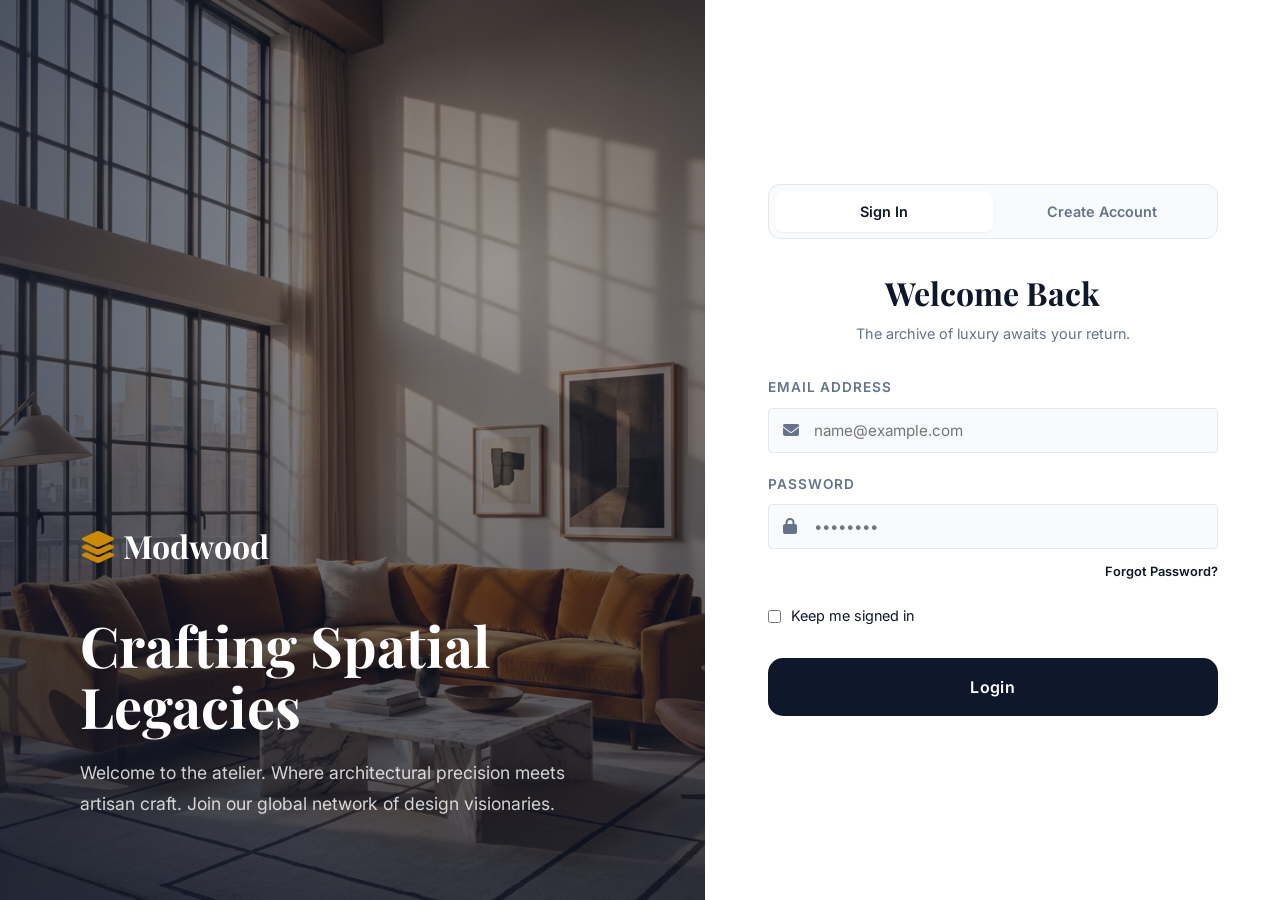
<file: login.html>
<!DOCTYPE html>
<html lang="en" dir="ltr">

<head>
    <meta charset="UTF-8">
    <meta name="viewport" content="width=device-width, initial-scale=1.0">
    <title>Authentication | Modwood</title>
    <link rel="stylesheet" href="style.css">
    <link rel="stylesheet" href="https://cdnjs.cloudflare.com/ajax/libs/font-awesome/6.4.0/css/all.min.css">
    <style>
        .auth-container {
            display: flex;
            min-height: 100vh;
            width: 100%;
        }

        .auth-visual {
            flex: 1.2;
            background: linear-gradient(rgba(15, 23, 42, 0.4), rgba(15, 23, 42, 0.4)), url('Assets/hero1.jpg') center/cover no-repeat;
            display: flex;
            flex-direction: column;
            justify-content: flex-end;
            padding: 80px;
            color: white;
            position: relative;
        }

        .auth-visual::after {
            content: '';
            position: absolute;
            inset: 0;
            background: radial-gradient(circle at 70% 30%, transparent, rgba(15, 23, 42, 0.8));
        }

        .auth-visual-content {
            position: relative;
            z-index: 2;
        }

        .auth-content {
            flex: 1;
            background: var(--bg-main);
            display: flex;
            align-items: center;
            justify-content: center;
            padding: 60px;
        }

        .auth-card {
            width: 100%;
            max-width: 450px;
        }

        @media (max-width: 1024px) {
            .auth-visual {
                display: none;
            }
        }

        .auth-toggle {
            display: flex;
            background: var(--bg-alt);
            padding: 6px;
            border-radius: 12px;
            margin-bottom: 35px;
            border: 1px solid var(--border);
        }

        .auth-toggle button {
            flex: 1;
            padding: 12px;
            border: none;
            background: none;
            color: var(--text-muted);
            font-weight: 600;
            cursor: pointer;
            border-radius: 8px;
            transition: all 0.3s ease;
            font-size: 0.9rem;
        }

        .auth-toggle button.active {
            background: white;
            color: var(--primary);
            box-shadow: var(--shadow-sm);
        }

        .form-container {
            transition: all 0.4s ease;
        }

        #register-form {
            display: none;
            opacity: 0;
            transform: translateY(10px);
        }

        .auth-card.mode-register #login-form {
            display: none;
        }

        .auth-card.mode-register #register-form {
            display: block;
            opacity: 1;
            transform: translateY(0);
        }
    </style>
</head>

<body>
    <link rel="icon" type="image/png" href="Assets/favicon.png">

    <div class="auth-container">
        <!-- Visual Side -->
        <div class="auth-visual">
            <div class="auth-visual-content">
                <a href="index.html" class="logo"
                    style="font-size: 2rem; color: white; display: block; margin-bottom: 40px;">
                    <i class="fas fa-layer-group"></i> Modwood
                </a>
                <h1 style="font-size: 3.5rem; line-height: 1.1; margin-bottom: 20px; font-family: var(--font-heading); color: white;">
                    Crafting Spatial <br>Legacies</h1>
                <p style="color: rgba(255,255,255,0.8); font-size: 1.1rem; max-width: 500px; line-height: 1.8;">
                    Welcome to the atelier. Where architectural precision meets artisan craft. Join our global network
                    of design visionaries.
                </p>
            </div>
        </div>

        <!-- Form Side -->
        <div class="auth-content">
            <div class="auth-card" id="auth-card">
                <div style="margin-bottom: 30px; text-align: center;">
                    <div class="auth-toggle">
                        <button id="toggle-login" class="active">Sign In</button>
                        <button id="toggle-register">Create Account</button>
                    </div>
                </div>

                <!-- Login Form -->
                <div id="login-form" class="form-container">
                    <div style="margin-bottom: 30px; text-align: center;">
                        <h2 style="font-size: 2rem; margin-bottom: 10px; color: var(--text-main);">Welcome Back</h2>
                        <p style="color: var(--text-muted); font-size: 0.9rem;">The archive of luxury awaits your
                            return.
                        </p>
                    </div>
                    <form>
                        <div class="form-group">
                            <label class="label">Email Address</label>
                            <div style="position: relative;">
                                <i class="fas fa-envelope"
                                    style="position: absolute; left: 15px; top: 50%; transform: translateY(-50%); color: var(--text-muted);"></i>
                                <input type="email" class="input" style="padding-left: 45px;"
                                    placeholder="name@example.com">
                            </div>
                        </div>
                        <div class="form-group">
                            <label class="label">Password</label>
                            <div style="position: relative;">
                                <i class="fas fa-lock"
                                    style="position: absolute; left: 15px; top: 50%; transform: translateY(-50%); color: var(--text-muted);"></i>
                                <input type="password" class="input" style="padding-left: 45px;" placeholder="••••••••">
                            </div>
                            <div style="text-align: right; margin-top: 8px;">
                                <a href="#" style="font-size: 0.8rem; color: var(--primary); font-weight: 600;">Forgot
                                    Password?</a>
                            </div>
                        </div>
                        <div class="form-group" style="display: flex; align-items: center; gap: 10px;">
                            <input type="checkbox" id="remember">
                            <label for="remember" style="font-size: 0.9rem; color: var(--text-main);">Keep me signed
                                in</label>
                        </div>
                        <button type="submit" class="btn btn-primary"
                            style="width: 100%; padding: 18px; font-size: 1rem; border-radius: 15px; margin-top: 10px;">Login</button>
                    </form>
                </div>

                <!-- Register Form -->
                <div id="register-form" class="form-container">
                    <div style="margin-bottom: 30px; text-align: center;">
                        <h2 style="font-size: 2rem; margin-bottom: 10px; color: var(--text-main);">Join the Legacy</h2>
                        <p style="color: var(--text-muted); font-size: 0.9rem;">Create your profile to access custom
                            craftmanship metrics.</p>
                    </div>
                    <form>
                        <div style="display: grid; grid-template-columns: 1fr 1fr; gap: 15px;">
                            <div class="form-group">
                                <label class="label">First Name</label>
                                <input type="text" class="input" placeholder="Alexander">
                            </div>
                            <div class="form-group">
                                <label class="label">Last Name</label>
                                <input type="text" class="input" placeholder="Moore">
                            </div>
                        </div>
                        <div class="form-group">
                            <label class="label">Professional Email</label>
                            <div style="position: relative;">
                                <i class="fas fa-envelope"
                                    style="position: absolute; left: 15px; top: 50%; transform: translateY(-50%); color: var(--text-muted);"></i>
                                <input type="email" class="input" style="padding-left: 45px;"
                                    placeholder="alex@atelier.com">
                            </div>
                        </div>
                        <div class="form-group">
                            <label class="label">Password</label>
                            <div style="position: relative;">
                                <i class="fas fa-lock"
                                    style="position: absolute; left: 15px; top: 50%; transform: translateY(-50%); color: var(--text-muted);"></i>
                                <input type="password" class="input" style="padding-left: 45px;" placeholder="••••••••">
                            </div>
                        </div>
                        <div class="form-group"
                            style="display: flex; align-items: center; gap: 10px; margin-top: 10px;">
                            <input type="checkbox" id="terms">
                            <label for="terms" style="font-size: 0.8rem; color: var(--text-main);">I agree to the <a
                                    href="#" class="text-primary">Membership Terms</a></label>
                        </div>
                        <button type="submit" class="btn btn-primary"
                            style="width: 100%; padding: 18px; font-size: 1rem; border-radius: 15px; margin-top: 10px;">Register</button>
                    </form>
                </div>

            </div>
        </div>
    </div>



    <script src="main.js"></script>
    <script src="rtltoggle.js"></script>
    <script>
        const authCard = document.getElementById('auth-card');
        const loginBtn = document.getElementById('toggle-login');
        const registerBtn = document.getElementById('toggle-register');

        loginBtn.addEventListener('click', () => {
            authCard.classList.remove('mode-register');
            loginBtn.classList.add('active');
            registerBtn.classList.remove('active');
        });

        registerBtn.addEventListener('click', () => {
            authCard.classList.add('mode-register');
            registerBtn.classList.add('active');
            loginBtn.classList.remove('active');
        });
    </script>
</body>

</html>
</file>
<file: style.css>
@import url('https://fonts.googleapis.com/css2?family=Inter:wght@300;400;500;600&family=Playfair+Display:ital,wght@0,400;0,600;0,700;1,400&family=Plus+Jakarta+Sans:wght@400;500;600;700&family=Outfit:wght@300;400;600;700&display=swap');

:root {
    /* Professional Palette: Trustworthy, Premium, Timeless */
    --primary: #0f172a;
    /* Deep Navy / Midnight */
    --primary-light: #1e293b;
    --secondary: #334155;
    /* Slate */
    --accent: #ca8a04;
    /* Muted Gold/Bronze - Subtle Luxury */
    --accent-hover: #a16207;

    --bg-main: #ffffff;
    --bg-alt: #f8fafc;
    /* Very light slate/grey */
    --bg-dark: #0f172a;

    --text-main: #0f172a;
    --text-muted: #64748b;
    --text-light: #f8fafc;

    --border: #e2e8f0;
    --border-dark: #1e293b;

    --shadow-sm: 0 1px 2px 0 rgb(0 0 0 / 0.05);
    --shadow: 0 4px 6px -1px rgb(0 0 0 / 0.1), 0 2px 4px -2px rgb(0 0 0 / 0.1);
    --shadow-lg: 0 20px 25px -5px rgb(0 0 0 / 0.1), 0 8px 10px -6px rgb(0 0 0 / 0.1);

    --radius-sm: 4px;
    --radius: 8px;
    /* Sharper corners for professionalism */
    --container-width: 1280px;
    --header-height: 82px;
    --transition: all 0.3s cubic-bezier(0.4, 0, 0.2, 1);

    /* Semantic Colors */
    --success: #10b981;
    --info: #0ea5e9;
    --warning: #f59e0b;
    --danger: #ef4444;

    /* Typography Mapping */
    --font-heading: 'Playfair Display', serif;
    --font-body: 'Inter', 'Plus Jakarta Sans', sans-serif;
    --font-nav: 'Outfit', sans-serif;
}

/* Form Styles */
.form-group {
    margin-bottom: 20px;
    width: 100%;
}

.label {
    display: block;
    margin-bottom: 8px;
    font-weight: 600;
    font-size: 0.85rem;
    text-transform: uppercase;
    letter-spacing: 1px;
    color: var(--text-muted);
}

.input {
    width: 100%;
    padding: 12px 15px;
    background: var(--bg-alt);
    border: 1px solid var(--border);
    border-radius: var(--radius-sm);
    color: var(--text-main);
    font-family: var(--font-body);
    font-size: 0.95rem;
    transition: var(--transition);
}

.input:focus {
    outline: none;
    border-color: var(--accent);
    background: var(--bg-main);
    box-shadow: 0 0 0 4px rgba(197, 160, 89, 0.1);
}

/* Utility Classes */
.text-primary {
    color: var(--primary) !important;
}

.text-success {
    color: var(--success) !important;
}

.text-info {
    color: var(--info) !important;
}

.text-warning {
    color: var(--warning) !important;
}

.text-danger {
    color: var(--danger) !important;
}

.text-muted {
    color: var(--text-muted) !important;
}

.italic {
    font-style: italic;
}

[data-theme="dark"] {
    --bg-main: #020617;
    /* Slate 950 */
    --bg-alt: #0f172a;
    /* Slate 900 */
    --text-main: #f8fafc;
    --text-muted: #94a3b8;
    --border: #1e293b;
    --card-bg: #0f172a;
    /* Brand Primary for Dark Mode */
    --primary: #c5a059;
    --primary-light: #d4b47a;
    /* Adjust accent for dark mode contrast */
    --accent: #ca8a04;
    --dark-mode-invert: 1;
}

/* Reset & Base */
* {
    margin: 0;
    padding: 0;
    box-sizing: border-box;
}

html {
    scroll-behavior: smooth;
}

body {
    font-family: var(--font-body);
    background-color: var(--bg-main);
    color: var(--text-main);
    line-height: 1.7;
    overflow-x: hidden;
    -webkit-font-smoothing: antialiased;
}

h1,
h2,
h3,
h4,
h5,
h6 {
    font-family: var(--font-heading);
    color: inherit;
    /* Allow sections to define their own heading colors */
    font-weight: 700;
    line-height: 1.2;
}

/* Ensure headings have a default color when not in a special container */
body h1,
body h2,
body h3,
body h4,
body h5,
body h6 {
    color: var(--text-main);
}

/* Contrast fix for dark background sections and containers */
section[style*="background: var(--primary)"],
section[style*="background: var(--bg-dark)"],
[style*="background: var(--primary)"],
[style*="background: var(--bg-dark)"],
.stats-section {
    color: white !important;
}

section[style*="background: var(--primary)"] h1,
section[style*="background: var(--primary)"] h2,
section[style*="background: var(--primary)"] h3,
section[style*="background: var(--primary)"] h4,
section[style*="background: var(--primary)"] h5,
section[style*="background: var(--primary)"] h6,
section[style*="background: var(--bg-dark)"] h1,
section[style*="background: var(--bg-dark)"] h2,
section[style*="background: var(--bg-dark)"] h3,
section[style*="background: var(--bg-dark)"] h4,
section[style*="background: var(--bg-dark)"] h5,
section[style*="background: var(--bg-dark)"] h6,
[style*="background: var(--primary)"] h1,
[style*="background: var(--primary)"] h2,
[style*="background: var(--primary)"] h3,
[style*="background: var(--primary)"] h4,
[style*="background: var(--primary)"] h5,
[style*="background: var(--primary)"] h6,
[style*="background: var(--bg-dark)"] h1,
[style*="background: var(--bg-dark)"] h2,
[style*="background: var(--bg-dark)"] h3,
[style*="background: var(--bg-dark)"] h4,
[style*="background: var(--bg-dark)"] h5,
[style*="background: var(--bg-dark)"] h6,
.stats-section h1,
.stats-section h2,
.stats-section h3,
.stats-section h4,
.stats-section h5,
.stats-section h6 {
    color: white !important;
}

a {
    text-decoration: none;
    color: inherit;
    transition: var(--transition);
}

button {
    cursor: pointer;
    font-family: var(--font-body);
}

img {
    max-width: 100%;
    height: auto;
    display: block;
}

.container {
    max-width: var(--container-width);
    width: 100%;
    margin: 0 auto;
    padding: 0 20px;
}

/* Navbar - Professional Sticky */
.navbar {
    position: fixed;
    top: 0;
    left: 0;
    width: 100%;
    height: var(--header-height);
    background: rgba(255, 255, 255, 0.95);
    backdrop-filter: blur(12px);
    border-bottom: 1px solid var(--border);
    z-index: 1000;
    transition: var(--transition);
}

[data-theme="dark"] .navbar {
    background: rgba(15, 23, 42, 0.95);
}

.navbar.scrolled {
    box-shadow: var(--shadow);
    height: 70px;
    /* Slight shrink */
}

.navbar .container {
    max-width: var(--container-width);
    width: 100%;
    padding: 0 40px;
    height: 100%;
    display: flex;
    justify-content: space-between;
    align-items: center;
    gap: 20px;
}

.nav-actions {
    display: flex;
    align-items: center;
    gap: 20px;
}

.nav-toggle,
.toggle-btn {
    background: transparent;
    border: 1px solid var(--border);
    color: var(--text-main);
    width: 38px;
    height: 38px;
    border-radius: 50%;
    display: flex;
    align-items: center;
    justify-content: center;
    transition: all 0.3s ease;
    font-size: 0.9rem;
}

.nav-toggle:hover,
.toggle-btn:hover {
    background: var(--bg-alt);
    border-color: var(--accent);
    color: var(--accent);
    transform: translateY(-2px);
}

.nav-separator {
    width: 1px;
    height: 20px;
    background: var(--border);
    margin: 0 10px;
}

.logo {
    font-family: var(--font-heading);
    font-size: 1.75rem;
    font-weight: 700;
    color: var(--text-main);
    display: flex;
    align-items: center;
    gap: 12px;
    flex-shrink: 0;
    white-space: nowrap;
}

.logo i {
    color: var(--accent);
}

/* Minimalist Header & Toggles from Image Assets */
.minimal-header {
    height: var(--header-height);
    padding: 0 60px;
    background: var(--bg-main);
    display: flex;
    justify-content: space-between;
    align-items: center;
    border-bottom: 1px solid var(--border);
    position: sticky;
    top: 0;
    width: 100%;
    z-index: 2000;
}

.minimal-header.centered {
    display: grid;
    grid-template-columns: 1fr auto 1fr;
}

.minimal-header.centered .minimal-logo {
    grid-column: 2;
}

.minimal-header.centered .minimal-actions {
    grid-column: 3;
    justify-content: flex-end;
}

.minimal-logo {
    display: flex;
    align-items: center;
    gap: 15px;
    font-family: var(--font-heading);
    font-size: 1.8rem;
    font-weight: 700;
    color: var(--text-main);
    text-decoration: none;
}

.minimal-logo i {
    color: var(--accent);
    font-size: 1.6rem;
}

.minimal-actions {
    display: flex;
    align-items: center;
    gap: 12px;
}

.mobile-only {
    display: none !important;
}

@media (max-width: 992px) {
    :root {
        --header-height: 60px;
    }

    .mobile-only {
        display: flex !important;
    }

    .minimal-header {
        padding: 0 12px;
    }
}

.minimal-separator {
    width: 1px;
    height: 30px;
    background: var(--border);
    margin: 0 5px;
}

.toggle-circle {
    width: 45px;
    height: 45px;
    border-radius: 50%;
    border: 1px solid rgba(15, 23, 42, 0.1);
    /* Very light circular border */
    background: transparent;
    display: flex;
    align-items: center;
    justify-content: center;
    color: var(--text-main);
    transition: var(--transition);
    font-size: 1rem;
}

[data-theme="dark"] .toggle-circle {
    border-color: rgba(255, 255, 255, 0.1);
}

.toggle-circle:hover {
    border-color: var(--accent);
    color: var(--accent);
    background: var(--bg-alt);
}

.nav-links {
    display: flex;
    gap: 40px;
    align-items: center;
    list-style: none; /* Removed dots */
}

.mobile-nav-item {
    display: none;
}

.nav-link {
    font-weight: 500;
    font-size: 0.95rem;
    color: var(--text-muted);
    position: relative;
    padding: 5px 0;
}

.nav-link:hover,
.nav-link.active {
    color: var(--primary);
}

[data-theme="dark"] .nav-link:hover {
    color: #fff;
}

.nav-link::after {
    content: '';
    position: absolute;
    bottom: 0;
    left: 0;
    width: 0;
    height: 2px;
    background: var(--accent);
    transition: width 0.3s ease;
}

.nav-link:hover::after,
.nav-link.active::after {
    width: 100%;
}

.nav-actions {
    display: flex;
    gap: 16px;
    align-items: center;
}

/* Dropdown */
.dropdown-menu {
    position: absolute;
    top: 100%;
    left: 0;
    background: var(--bg-main);
    border: 1px solid var(--border);
    border-radius: var(--radius);
    box-shadow: var(--shadow-lg);
    min-width: 200px;
    opacity: 0;
    visibility: hidden;
    transform: translateY(10px);
    transition: var(--transition);
    padding: 8px 0;
    z-index: 1100;
}

li:hover>.dropdown-menu {
    opacity: 1;
    visibility: visible;
    transform: translateY(0);
}

.dropdown-menu li a {
    display: block;
    padding: 10px 20px;
    font-size: 0.9rem;
    color: var(--text-main);
}

.dropdown-menu li a:hover {
    background: var(--bg-alt);
    color: var(--accent);
}

/* Buttons */
.btn {
    display: inline-flex;
    align-items: center;
    justify-content: center;
    padding: 12px 28px;
    border-radius: var(--radius-sm);
    font-weight: 600;
    font-size: 0.95rem;
    letter-spacing: 0.02em;
    transition: var(--transition);
    border: 1px solid transparent;
}

.btn-primary {
    background: var(--primary);
    color: white;
}

.btn-primary:hover {
    background: var(--primary-light);
    transform: translateY(-2px);
    box-shadow: var(--shadow);
}

.btn-outline {
    background: transparent;
    border: 1px solid var(--border-dark);
    color: var(--text-main);
}

.btn-outline:hover {
    border-color: var(--primary);
    color: var(--primary);
}

.newsletter-form {
    display: flex;
    gap: 15px;
    max-width: 500px;
    margin: 0 auto;
}

@media (max-width: 576px) {
    .newsletter-form {
        flex-direction: column;
        gap: 10px;
    }

    .newsletter-form .btn {
        width: 100%;
    }
}

/* Hero Section - Professional & Parallax */
.hero {
    position: relative;
    min-height: 90vh;
    display: flex;
    align-items: center;
    justify-content: center;
    overflow: hidden;
    background: var(--bg-main);
    padding-top: var(--header-height);
}

.hero-bg-parallax {
    position: absolute;
    top: 0;
    left: 0;
    width: 100%;
    height: 120%;
    /* Taller for parallax */
    background: url('Assets/hero1.jpg') no-repeat center center;
    background-size: cover;
    z-index: 0;
    transform: translateZ(-1px) scale(2);
    /* CSS Parallax base */
}

/* Overlay to ensure text readability */
.hero-overlay {
    position: absolute;
    inset: 0;
    background: linear-gradient(to right, rgba(15, 23, 42, 0.9), rgba(15, 23, 42, 0.4));
    z-index: 1;
}

.hero .container {
    position: relative;
    z-index: 2;
    width: 100%;
}

.hero-content {
    max-width: 700px;
}

.hero-label {
    display: inline-block;
    padding: 6px 12px;
    background: rgba(255, 255, 255, 0.1);
    backdrop-filter: blur(4px);
    border: 1px solid rgba(255, 255, 255, 0.2);
    border-radius: 50px;
    color: var(--accent);
    font-weight: 600;
    font-size: 0.85rem;
    margin-bottom: 24px;
    letter-spacing: 1px;
    text-transform: uppercase;
}

.hero-title {
    font-size: clamp(3rem, 5vw, 4.5rem);
    color: var(--text-main);
    margin-bottom: 24px;
    font-family: var(--font-heading);
    font-weight: 700;
    line-height: 1.1;
}

.hero .hero-title {
    color: white;
    /* Specifically for index.html hero which has dark overlay */
}

.hero-description,
.hero-desc {
    font-size: 1.15rem;
    color: var(--text-muted);
    margin-bottom: 40px;
    line-height: 1.8;
    max-width: 600px;
}

.hero .hero-description {
    color: #cbd5e1;
    /* For index.html dark hero */
}

/* Sections */
.section {
    padding: 100px 0;
    background: var(--bg-main);
}

.section-alt {
    background: var(--bg-alt);
}

.section-header {
    text-align: center;
    max-width: 800px;
    margin: 0 auto 60px;
}

.section-eyebrow {
    color: var(--accent);
    font-weight: 700;
    text-transform: uppercase;
    font-size: 0.85rem;
    letter-spacing: 2px;
    display: block;
    margin-bottom: 12px;
}

.section-title {
    font-size: 2.75rem;
    color: var(--text-main);
    margin-bottom: 20px;
}

.section-desc {
    color: var(--text-muted);
    font-size: 1.1rem;
}

/* Featured / Collections Grid */
.curated-grid {
    display: grid;
    grid-template-columns: repeat(auto-fit, minmax(350px, 1fr));
    gap: 40px;
}

/* Global Asymmetric Splits (Mirrored from Dashboard) */
.dashboard-split-2-1 {
    display: grid;
    grid-template-columns: 2fr 1fr;
    gap: 30px;
    margin-bottom: 30px;
}

@media (max-width: 992px) {
    .dashboard-split-2-1 {
        grid-template-columns: 1fr;
        gap: 20px;
    }
}

.collection-card {
    position: relative;
    height: 500px;
    cursor: pointer;
}

.collection-img {
    width: 100%;
    height: 100%;
    object-fit: cover;
    transition: transform 0.8s cubic-bezier(0.2, 1, 0.3, 1);
}

.collection-card:hover .collection-img {
    transform: scale(1.05);
    /* Subtle zoom */
}

.collection-overlay {
    position: absolute;
    inset: 0;
    background: linear-gradient(to top, rgba(0, 0, 0, 0.8), transparent 50%);
    display: flex;
    flex-direction: column;
    justify-content: flex-end;
    padding: 40px;
    color: white;
}

.collection-title {
    font-size: 2rem;
    color: white;
    margin-bottom: 10px;
}

.collection-link {
    color: white;
    font-weight: 600;
    display: flex;
    align-items: center;
    gap: 10px;
    opacity: 0;
    transform: translateY(20px);
    transition: all 0.4s ease;
}

.collection-card:hover .collection-link {
    opacity: 1;
    transform: translateY(0);
}

/* Stats / Trust Section */
.stats-section {
    background: linear-gradient(135deg, var(--primary) 0%, var(--primary-light) 100%);
    color: white;
    padding: 100px 0;
    position: relative;
    overflow: hidden;
}

.stats-section::before {
    content: '';
    position: absolute;
    top: 0;
    left: 0;
    width: 100%;
    height: 100%;
    background: url('Assets/bg-pattern.png') repeat;
    opacity: 0.03;
    pointer-events: none;
}

/* Responsive Layouts using auto-fit & minmax */
.stats-grid {
    display: grid;
    grid-template-columns: repeat(auto-fit, minmax(min(100%, 250px), 1fr));
    gap: 50px;
    text-align: center;
}

.stat-item h3 {
    font-size: 3.5rem;
    font-weight: 800;
    color: var(--accent);
    margin-bottom: 10px;
    font-family: var(--font-heading);
}

.stat-item p {
    font-size: 1.1rem; /* Increased size */
    text-transform: uppercase;
    letter-spacing: 2px;
    font-weight: 500;
    opacity: 0.9;
}

.journal-grid {
    display: grid;
    grid-template-columns: repeat(auto-fit, minmax(min(100%, 300px), 1fr));
    gap: 30px;
}

/* Footer Styles */
.footer {
    background: var(--bg-dark);
    color: white;
    padding: 100px 0 50px;
}

.footer .logo {
    color: white;
}

.footer p {
    color: #94a3b8;
}

.footer .container {
    max-width: 1400px;
    /* Constrain footer for better alignment on large screens */
    margin: 0 auto;
}

.footer-top,
.footer-grid {
    display: grid;
    grid-template-columns: 1.5fr 0.8fr 0.8fr 1.2fr;
    gap: 60px;
    margin-bottom: 80px;
    border-bottom: 1px solid rgba(255, 255, 255, 0.1);
    padding-bottom: 60px;
}

@media (max-width: 1200px) {

    .footer-top,
    .footer-grid {
        gap: 40px;
    }
}

@media (max-width: 992px) {

    .footer-top,
    .footer-grid {
        grid-template-columns: repeat(2, 1fr);
    }
}

@media (max-width: 576px) {

    .footer-top,
    .footer-grid {
        grid-template-columns: 1fr;
    }
}

.footer-col h4,
.footer-title {
    color: white;
    margin-bottom: 30px;
    font-size: 1.1rem;
    font-weight: 600;
    text-transform: uppercase;
    letter-spacing: 2px;
}

.footer-links {
    list-style: none;
    padding: 0;
}

.footer-links li {
    margin-bottom: 15px;
}

.footer-links a {
    color: #94a3b8;
    font-size: 0.95rem;
    transition: var(--transition);
}

.footer-links a:hover {
    color: var(--accent);
    padding-left: 5px;
}

.footer-bottom {
    display: flex;
    justify-content: space-between;
    align-items: center;
    color: #94a3b8;
    font-size: 0.9rem;
}

.footer-bottom a {
    color: #94a3b8;
    margin-left: 30px;
}

.footer-bottom a:hover {
    color: white;
}

.footer input[type="email"] {
    background: rgba(255, 255, 255, 0.05);
    border: 1px solid rgba(255, 255, 255, 0.1);
    padding: 12px 20px;
    color: white;
    border-radius: var(--radius-sm);
    width: 100%;
    outline: none;
    transition: var(--transition);
}

.footer input[type="email"]:focus {
    border-color: var(--accent);
    background: rgba(255, 255, 255, 0.1);
}

.footer .btn {
    padding: 12px 20px;
}


/* New Grid Utilities for Home 2 */
.feature-split-grid {
    display: grid;
    grid-template-columns: repeat(auto-fit, minmax(min(100%, 500px), 1fr));
    gap: clamp(30px, 5vw, 80px);
}

.process-grid {
    display: grid;
    grid-template-columns: repeat(auto-fit, minmax(min(100%, 280px), 1fr));
    gap: 30px;
}

.masonry-grid {
    display: grid;
    grid-template-columns: repeat(auto-fit, minmax(min(100%, 350px), 1fr));
    gap: 25px;
    margin-bottom: 50px;
}

@media (min-width: 993px) {
    .masonry-grid {
        grid-template-columns: repeat(3, 1fr);
    }

    .masonry-item-tall {
        grid-row: span 2;
        min-height: 400px;
    }

    .masonry-item-wide {
        grid-column: span 2;
    }
}

@media (max-width: 992px) {
    .masonry-grid {
        grid-template-columns: 1fr;
        gap: 40px !important;
        /* Increased gap for clear separation */
    }

    .masonry-item-tall,
    .masonry-item-wide,
    .masonry-item-box {
        grid-row: auto !important;
        grid-column: auto !important;
        min-height: 350px !important;
        display: flex !important;
        flex-direction: column !important;
        align-items: center !important;
        justify-content: center !important;
        text-align: center !important;
        padding: 40px 20px !important;
        margin-bottom: 0;
    }

    /* Ensure all flex containers inside blocks center their content */
    .masonry-item-box div,
    .masonry-item-wide,
    .masonry-item-tall,
    .glass-box div {
        display: flex !important;
        flex-direction: column !important;
        align-items: center !important;
        justify-content: center !important;
        text-align: center !important;
        width: 100% !important;
    }

    /* Fixed Avatar and Quote Alignment - Center stack for better mobile ergonomics */
    .masonry-item-wide div[style*="display: flex"],
    .glass-box div[style*="display: flex"],
    .masonry-grid div[style*="display: flex"] {
        flex-direction: column !important;
        /* Stack vertically for clarity */
        align-items: center !important;
        justify-content: center !important;
        width: 100% !important;
        gap: 10px !important;
        text-align: center !important;
    }

    /* Ensure text within these flex boxes is also centered */
    .masonry-item-wide div[style*="display: flex"] div,
    .glass-box div[style*="display: flex"] div {
        text-align: center !important;
    }

    .masonry-item-wide div[style*="font-size: 5rem"] {
        font-size: 3rem !important;
        margin-bottom: 0 !important;
    }
}

.masonry-item-box {
    min-height: 180px;
    transition: var(--transition);
}

.masonry-item-box h2,
.masonry-item-box h3,
.masonry-item-box .h3 {
    color: white !important;
}

.masonry-item-box:hover {
    transform: translateY(-5px);
    box-shadow: var(--shadow-lg);
}

.narratives-grid {
    display: grid;
    grid-template-columns: repeat(auto-fit, minmax(min(100%, 450px), 1fr));
    gap: clamp(40px, 5vw, 80px);
    align-items: center;
}

/* Mobile constraints handled by minmax, removing aggressive media query overrides */
@media (max-width: 992px) {
    .navbar .container {
        padding: 0 10px;
        gap: 10px;
        /* Reduced gap between segments */
    }

    .nav-separator,
    .nav-actions .btn,
    .nav-actions .nav-separator {
        display: none !important;
    }

    .nav-links {
        display: none;
    }

    .mobile-nav-item {
        display: block;
    }

    .hero-title {
        font-size: clamp(2.5rem, 5vw, 3rem);
    }

    #menu-toggle {
        display: flex !important;
        order: 2;
        /* Move it before actions or keep it close */
        width: 34px;
        height: 34px;
        margin-left: 5px;
    }

    .logo {
        font-size: 1rem;
        margin-right: auto;
        flex: 0 1 auto;
        min-width: 0;
    }

    .nav-actions {
        order: 3;
        gap: 4px;
        flex: 0 0 auto;
    }
}

@media (max-width: 768px) {
    .container {
        padding: 0 15px !important;
        width: 100% !important;
        max-width: 100% !important;
        margin: 0 !important;
        /* Removed overflow:hidden to allow shadows to breathe if added later */
    }

    .hero,
    .hero-2,
    header.section {
        text-align: center !important;
        padding: 120px 15px 40px 15px !important;
        /* Increased padding-top to clear navbar */
    }

    .section {
        text-align: center !important;
        padding: 40px 15px !important;
    }

    .hero,
    .hero-2,
    .section {
        width: 100% !important;
        overflow-x: hidden;
    }

    .footer {
        padding: 60px 0 30px !important;
    }

    .footer-top,
    .footer-grid {
        gap: 30px !important;
        margin-bottom: 40px !important;
        padding-bottom: 30px !important;
    }

    .hero-content,
    .hero-2 .hero-content {
        margin: 0 auto !important;
        text-align: center !important;
        width: 100% !important;
    }

    .hero-title {
        font-size: clamp(2rem, 8vw, 2.5rem) !important;
        width: 100% !important;
    }

    .hero-desc,
    .hero-description,
    .hero-2 .hero-desc,
    .section-desc,
    .section p {
        margin: 0 auto 30px !important;
        text-align: center !important;
        width: 100% !important;
    }

    .hero-label,
    .product-cat,
    .section-eyebrow {
        text-align: center !important;
    }

    .section-header {
        margin-bottom: 30px !important;
    }

    .section ul {
        text-align: left !important;
        display: inline-block;
        margin: 0 auto 30px !important;
    }

    .curated-grid,
    .feature-split-grid,
    .hero-container-responsive,
    .dashboard-split-2-1,
    .stats-grid,
    .journal-grid,
    .masonry-grid {
        display: flex !important;
        flex-direction: column !important;
        width: 100% !important;
        gap: 25px !important;
        /* Reduced gap for all grids on mobile */
    }

    /* Target all reveal wrappers within these grids for consistent spacing */
    .masonry-grid>.reveal,
    .curated-grid>.reveal,
    .journal-grid>.reveal,
    .masonry-item-tall,
    .masonry-item-wide,
    .masonry-item-box {
        margin-bottom: 10px !important;
        /* Minimal fallback spacer */
        width: 100% !important;
    }

    .reveal {
        width: 100% !important;
        max-width: 100% !important;
        padding: 0 !important;
        /* Removed global margin:0 which was killing spacers */
    }

    img {
        width: 100% !important;
        height: auto;
    }

    /* Protect small avatars, icons, and logos from stretching */
    .avatar,
    [style*="width: 50px"],
    [style*="width: 60px"],
    [style*="width: 45px"],
    [style*="width: 40px"] {
        width: revert !important;
        max-width: 100% !important;
        flex-shrink: 0 !important;
    }

    /* Fixed dimensions for square/circle components to prevent 'white holes' */
    img[style*="width: 50px"] {
        width: 50px !important;
        height: 50px !important;
        object-fit: cover !important;
        display: block !important;
    }

    img[style*="width: 40px"] {
        width: 40px !important;
        height: 40px !important;
        object-fit: cover !important;
        display: block !important;
    }

    img[style*="width: 45px"] {
        width: 45px !important;
        height: 45px !important;
        object-fit: cover !important;
        display: block !important;
    }

    .hero-image-responsive {
        height: 300px !important;
        box-shadow: 0 15px 30px rgba(0, 0, 0, 0.1) !important;
        border-radius: 20px !important;
    }

}

@media (max-width: 360px) {
    .logo {
        font-size: 0.85rem !important;
        gap: 2px !important;
    }

    .nav-toggle,
    #menu-toggle {
        width: 32px !important;
        height: 32px !important;
        display: flex !important;
        font-size: 0.75rem !important;
    }

    .nav-actions .btn {
        display: none !important;
        /* Hide Login button on mobile */
    }

    .nav-actions {
        gap: 3px !important;
    }

    .navbar .container {
        padding: 0 5px !important;
    }
}

/* Home 2 Hero Specifics - Moved from inline */
.hero-container-responsive {
    display: grid;
    grid-template-columns: repeat(auto-fit, minmax(min(100%, 350px), 1fr));
    gap: 40px;
    align-items: center;
    width: 100%;
}

.hero-image-responsive {
    border-radius: 50px 0 50px 0;
    width: 100%;
    max-width: 550px;
    height: 380px;
    object-fit: cover;
    display: block;
    margin-left: auto;
    /* Negative horizontal shadow to keep it inside the screen on mobile */
    box-shadow: -15px 15px 0 var(--primary);
}

@media (max-width: 768px) {
    .hero-image-responsive {
        height: 300px !important;
    }
}

@media (min-width: 769px) {
    .hero-image-responsive {
        box-shadow: 30px 30px 0 var(--primary);
    }
}

/* Global Animation Utilities */
.reveal {
    opacity: 0;
    transform: translateY(30px);
    transition: all 0.8s ease-out;
}

.reveal.active {
    opacity: 1;
    transform: translateY(0);
}

/* Liquid Background System */
.bg-blobs {
    position: fixed;
    top: 0;
    left: 0;
    width: 100%;
    height: 100%;
    overflow: hidden;
    z-index: -1;
    background: var(--bg-main);
    pointer-events: none;
}

.blob {
    position: absolute;
    width: 600px;
    height: 600px;
    background: var(--accent);
    opacity: 0.08;
    filter: blur(100px);
    border-radius: 50%;
    animation: blobMove 20s infinite alternate cubic-bezier(0.45, 0, 0.55, 1);
}

.blob:nth-child(2) {
    background: var(--primary);
    width: 700px;
    height: 700px;
    right: -150px;
    top: -150px;
    animation-delay: -5s;
    animation-duration: 25s;
}

.blob:nth-child(3) {
    background: var(--primary-light);
    width: 500px;
    height: 500px;
    left: -100px;
    bottom: -100px;
    animation-delay: -10s;
    animation-duration: 22s;
}

@keyframes blobMove {
    0% {
        transform: translate(0, 0) scale(1);
    }

    33% {
        transform: translate(50px, 80px) scale(1.1);
    }

    66% {
        transform: translate(-40px, 60px) scale(0.9);
    }

    100% {
        transform: translate(0, 0) scale(1);
    }
}

.bg-grid {
    position: fixed;
    inset: 0;
    background-image:
        linear-gradient(var(--border) 1px, transparent 1px),
        linear-gradient(90deg, var(--border) 1px, transparent 1px);
    background-size: 80px 80px;
    opacity: 0.15;
    z-index: -1;
    pointer-events: none;
    mask-image: radial-gradient(circle at center, black, transparent 80%);
}

[data-theme="dark"] .bg-grid {
    opacity: 0.05;
}

/* Footer Social Icons Visibility */
.footer .toggle-btn {
    color: white !important;
    border-color: rgba(255, 255, 255, 0.2);
    background: rgba(255, 255, 255, 0.05);
    transition: all 0.3s ease;
}

.footer .toggle-btn:hover {
    background: var(--accent);
    color: var(--primary) !important;
    border-color: var(--accent);
    transform: translateY(-3px);
}

/* Utility to hide/show on mobile */
.hide-mobile {
    display: block;
}

.hide-desktop {
    display: none;
}

@media (max-width: 768px) {
    .hide-mobile {
        display: none !important;
    }

    .hide-desktop {
        display: block !important;
    }

    /* Mobile Navigation & Scroll Fix */
    .nav-links.active {
        display: flex !important;
        flex-direction: column !important;
        position: absolute !important;
        top: 100% !important;
        left: 0 !important;
        width: 100% !important;
        background: var(--bg-main) !important;
        padding: 40px 20px !important;
        border-bottom: 1px solid var(--border) !important;
        box-shadow: var(--shadow) !important;
        gap: 20px !important;
        text-align: center !important;
        z-index: 1000 !important;
        visibility: visible !important;
        opacity: 1 !important;
        transform: translateY(0) !important;
        max-height: calc(100vh - var(--header-height));
        overflow-y: auto;
        -webkit-overflow-scrolling: touch;
    }

    /* Mobile Dropdown Fix */
    .nav-links.active .dropdown-menu {
        position: static !important;
        display: none;
        opacity: 1 !important;
        visibility: visible !important;
        transform: none !important;
        box-shadow: none !important;
        border: none !important;
        background: var(--bg-alt) !important;
        margin-top: 10px !important;
        width: 100% !important;
    }

    .nav-links.active li:active > .dropdown-menu,
    .nav-links.active li:focus-within > .dropdown-menu,
    .nav-links.active .nav-link.active + .dropdown-menu {
        display: block !important;
    }

    .nav-links.active .dropdown-menu li a {
        padding: 12px 20px !important;
        color: var(--text-main) !important;
    }
    .nav-actions {
        display: none !important; 
    }

    /* Mobile-specific headline scaling */
    .hero-content h1 {
        font-size: 2.25rem !important;
        line-height: 1.2 !important;
    }

    .section-title {
        font-size: 2rem !important;
    }

    .stat-item h3 {
        font-size: 2.5rem !important;
    }

    .stats-grid {
        gap: 30px !important;
    }

    .curated-grid {
        grid-template-columns: 1fr !important;
        gap: 20px !important;
    }
}

@media (max-width: 360px) {
    .container {
        padding: 0 15px;
    }

    .hero-content h1 {
        font-size: 1.75rem !important;
    }

    .btn {
        width: 100%;
        padding: 12px 15px;
        font-size: 0.9rem;
    }

    .section-eyebrow {
        letter-spacing: 2px;
    }
}
</file>
